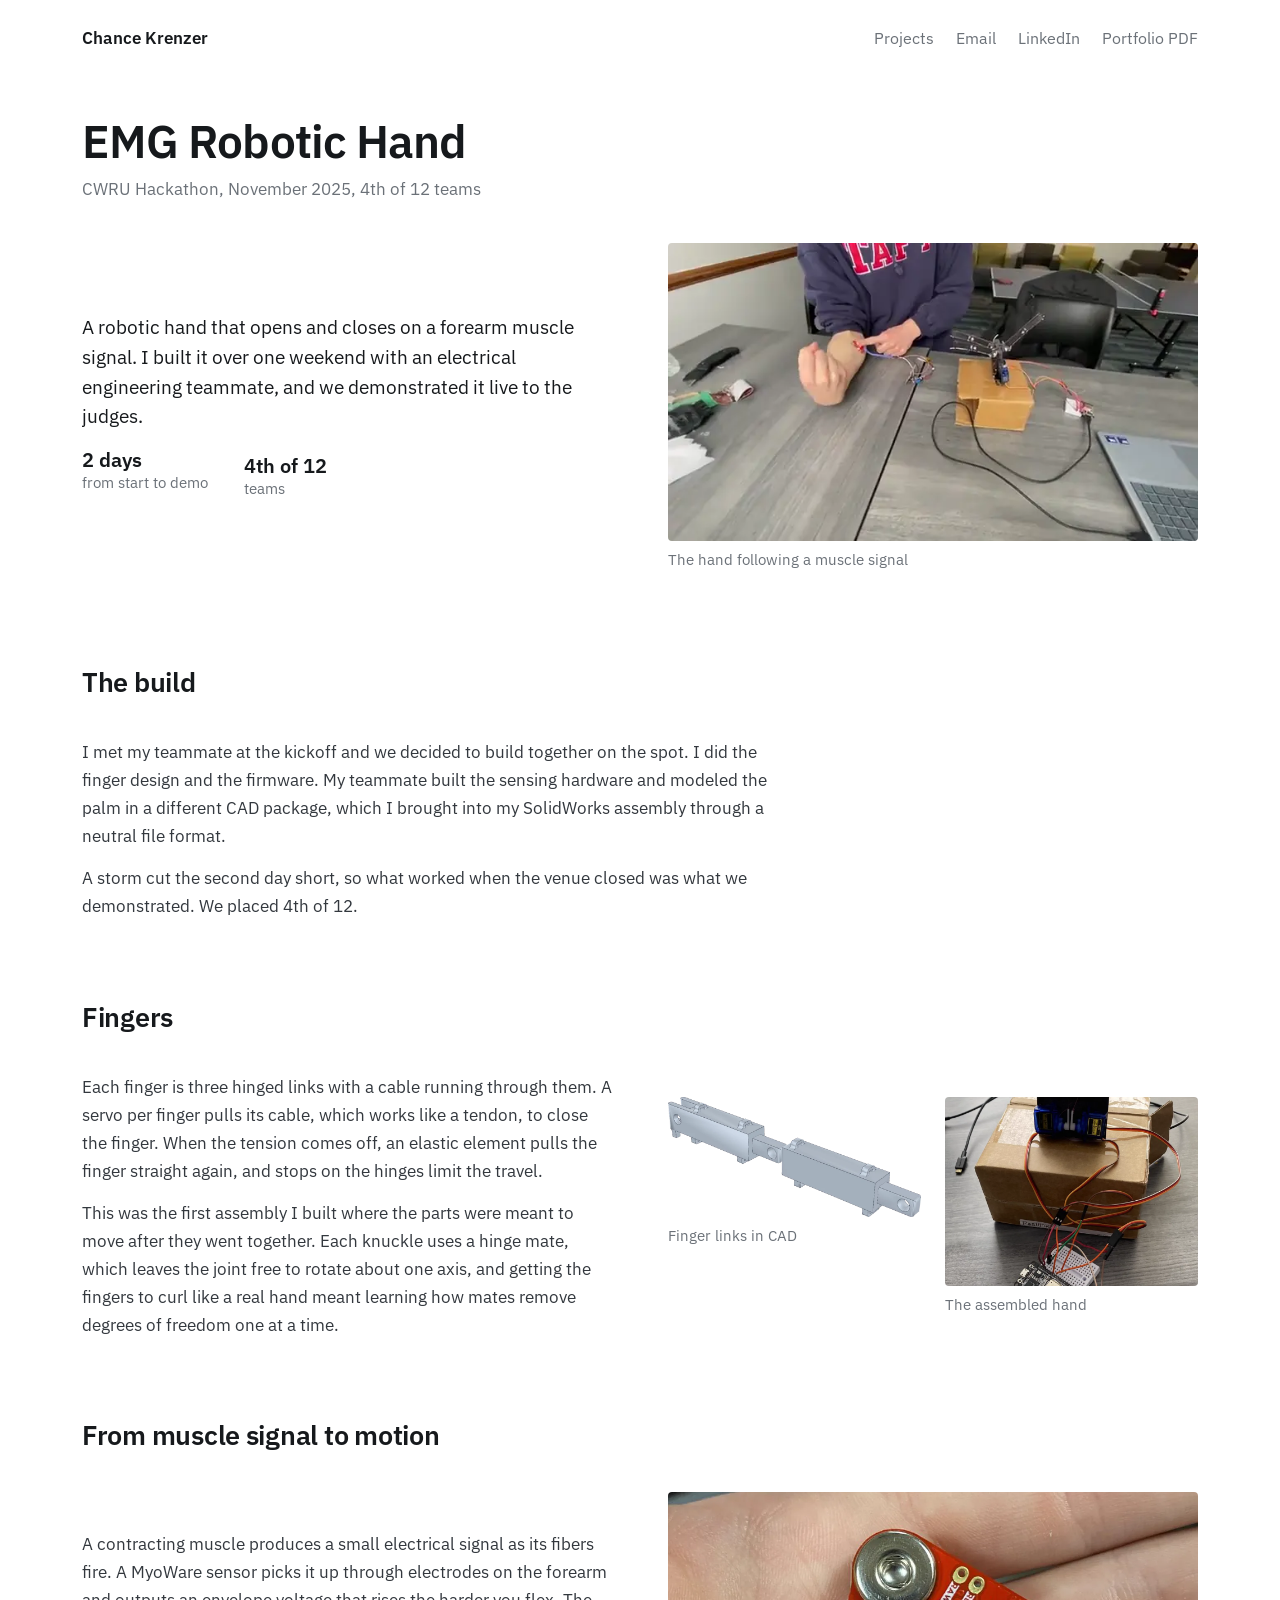
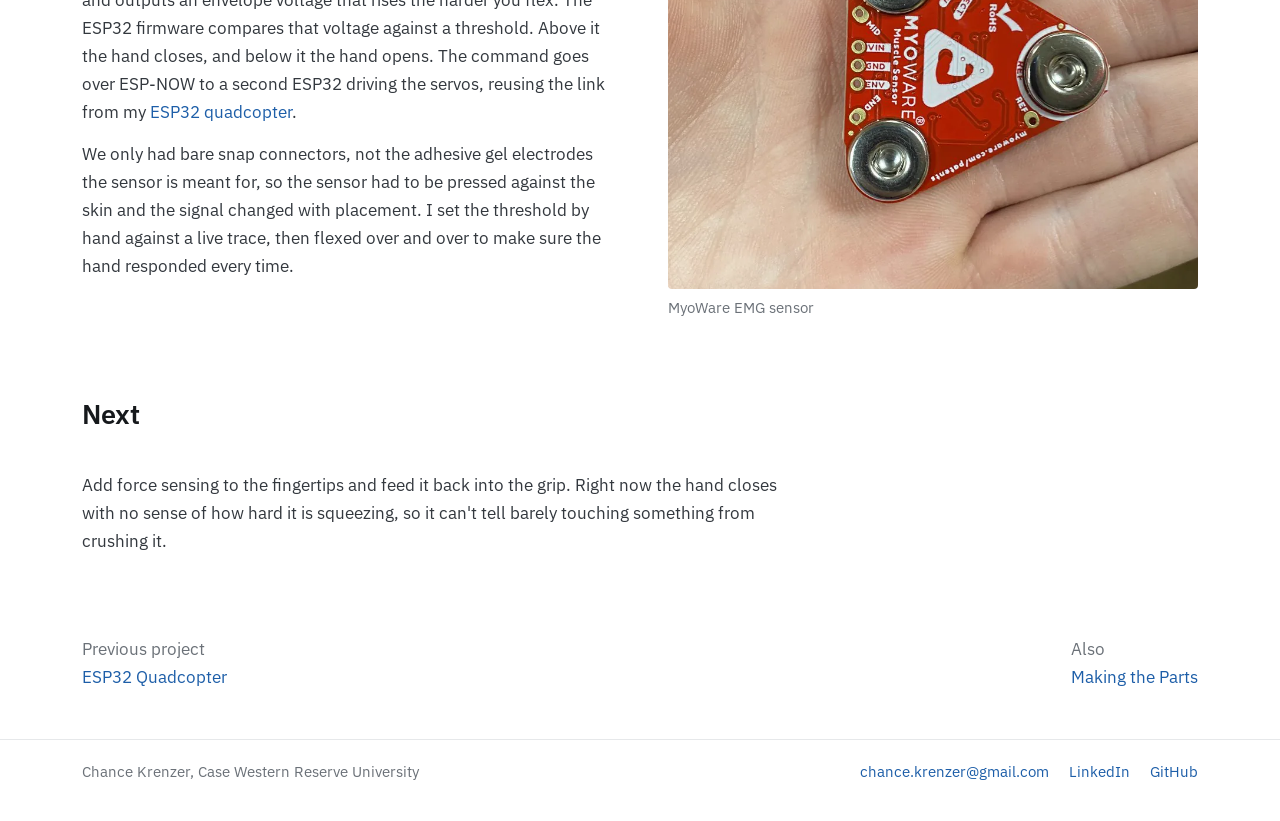
<file: public/emg-hand/index.html>
<!DOCTYPE html>
<html lang="en">
<head>
<meta charset="utf-8">
<meta name="viewport" content="width=device-width, initial-scale=1">
<title>EMG Robotic Hand | Chance Krenzer</title>
<meta name="description" content="A tendon driven robotic hand that opens and closes on a forearm muscle signal, built in two days at the CWRU hackathon, 4th of 12 teams.">
<link rel="canonical" href="https://chancekrenzer.com/emg-hand/">
<link rel="icon" type="image/png" sizes="64x64" href="../Assets/favicon-64.png">
<link rel="apple-touch-icon" sizes="180x180" href="../Assets/apple-touch-icon.png">
<meta property="og:type" content="article">
<meta property="og:site_name" content="Chance Krenzer">
<meta property="og:url" content="https://chancekrenzer.com/emg-hand/">
<meta property="og:title" content="EMG Robotic Hand | Chance Krenzer">
<meta property="og:description" content="A tendon driven robotic hand that opens and closes on a muscle signal. Built in two days, 4th of 12 teams.">
<meta property="og:image" content="https://chancekrenzer.com/Assets/og/emg-hand.jpg">
<meta property="og:image:width" content="1200">
<meta property="og:image:height" content="630">
<meta name="twitter:card" content="summary_large_image">
<link rel="preload" href="../Assets/fonts/ibm-plex-sans-latin.woff2" as="font" type="font/woff2" crossorigin>
<link rel="stylesheet" href="../styles.css">
</head>
<body>
<a class="skip" href="#main">Skip to content</a>

<header class="bar">
  <div class="wrap">
    <a class="bar-name" href="../index.html">Chance Krenzer</a>
    <nav aria-label="Main">
      <a href="../index.html">Projects</a>
      <a href="mailto:chance.krenzer@gmail.com">Email</a>
      <a href="https://www.linkedin.com/in/chance-krenzer">LinkedIn</a>
      <a href="../Chance-Krenzer-Portfolio.pdf">Portfolio PDF</a>
    </nav>
  </div>
</header>

<main id="main" class="wrap">

<section class="overview">
  <h1>EMG Robotic Hand</h1>
  <p class="meta">CWRU Hackathon, November 2025, 4th of 12 teams</p>
  <div class="row">
    <div>
      <p class="lede">A robotic hand that opens and closes on a forearm muscle signal. I built it over one weekend with an electrical engineering teammate, and we demonstrated it live to the judges.</p>
      <ul class="facts">
        <li><strong>2 days</strong>from start to demo</li>
        <li><strong>4th of 12</strong>teams</li>
      </ul>
    </div>
    <figure class="fig photo">
      <video src="../Assets/EMGHand/handdemo.mp4" poster="../Assets/EMGHand/handdemo-poster.webp" width="640" height="360"
             muted loop playsinline preload="none" controls aria-label="A person with a sensor on their forearm opens and closes their hand, and the robotic hand on the table opens and closes with it."></video>
      <figcaption>The hand following a muscle signal</figcaption>
    </figure>
  </div>
</section>

<section class="part" id="build">
  <h2>The build</h2>
  <div class="row wide">
    <div class="prose">
      <p>I met my teammate at the kickoff and we decided to build together on the spot. I did the finger design and the firmware. My teammate built the sensing hardware and modeled the palm in a different CAD package, which I brought into my SolidWorks assembly through a neutral file format.</p>
      <p>A storm cut the second day short, so what worked when the venue closed was what we demonstrated. We placed 4th of 12.</p>
    </div>
  </div>
</section>

<section class="part" id="fingers">
  <h2>Fingers</h2>
  <div class="row">
    <div class="prose">
      <p>Each finger is three hinged links with a cable running through them. A servo per finger pulls its cable, which works like a tendon, to close the finger. When the tension comes off, an elastic element pulls the finger straight again, and stops on the hinges limit the travel.</p>
      <p>This was the first assembly I built where the parts were meant to move after they went together. Each knuckle uses a hinge mate, which leaves the joint free to rotate about one axis, and getting the fingers to curl like a real hand meant learning how mates remove degrees of freedom one at a time.</p>
    </div>
    <div class="figs">
      <figure class="fig cutout">
        <a href="../Assets/EMGHand/fingercad.webp"><img src="../Assets/Cutouts/finger.webp" width="900" height="428" loading="lazy" decoding="async"
          alt="Render of two grey finger links from the CAD, with bosses for the hinge pins and a channel for the tendon cable."></a>
        <figcaption>Finger links in CAD</figcaption>
      </figure>
      <figure class="fig photo crop">
        <a href="../Assets/EMGHand/full.webp"><img src="../Assets/EMGHand/full.webp" width="900" height="1600" loading="lazy" decoding="async"
          alt="The robotic hand's black printed fingers and servos mounted on a cardboard box, wired to an ESP32 on a breadboard."></a>
        <figcaption>The assembled hand</figcaption>
      </figure>
    </div>
  </div>
</section>

<section class="part" id="signal">
  <h2>From muscle signal to motion</h2>
  <div class="row">
    <div class="prose">
      <p>A contracting muscle produces a small electrical signal as its fibers fire. A MyoWare sensor picks it up through electrodes on the forearm and outputs an envelope voltage that rises the harder you flex. The ESP32 firmware compares that voltage against a threshold. Above it the hand closes, and below it the hand opens. The command goes over ESP-NOW to a second ESP32 driving the servos, reusing the link from my <a href="../esp32-quadcopter/index.html">ESP32 quadcopter</a>.</p>
      <p>We only had bare snap connectors, not the adhesive gel electrodes the sensor is meant for, so the sensor had to be pressed against the skin and the signal changed with placement. I set the threshold by hand against a live trace, then flexed over and over to make sure the hand responded every time.</p>
    </div>
    <figure class="fig photo crop">
      <a href="../Assets/EMGHand/sensor.webp"><img src="../Assets/EMGHand/sensor.webp" width="900" height="1600" loading="lazy" decoding="async"
        alt="A red triangular MyoWare muscle sensor with three snap connectors, held in an open palm."></a>
      <figcaption>MyoWare EMG sensor</figcaption>
    </figure>
  </div>
</section>

<section class="part" id="next">
  <h2>Next</h2>
  <div class="row wide">
    <p class="prose">Add force sensing to the fingertips and feed it back into the grip. Right now the hand closes with no sense of how hard it is squeezing, so it can't tell barely touching something from crushing it.</p>
  </div>
</section>

<nav class="pager" aria-label="More projects">
  <p><span class="muted">Previous project</span><br><a href="../esp32-quadcopter/index.html">ESP32 Quadcopter</a></p>
  <p><span class="muted">Also</span><br><a href="../shop/index.html">Making the Parts</a></p>
</nav>

</main>

<footer class="foot">
  <div class="wrap">
    <span>Chance Krenzer, Case Western Reserve University</span>
    <nav aria-label="Contact">
      <a href="mailto:chance.krenzer@gmail.com">chance.krenzer@gmail.com</a>
      <a href="https://www.linkedin.com/in/chance-krenzer">LinkedIn</a>
      <a href="https://github.com/ChanceKrenzer">GitHub</a>
    </nav>
  </div>
</footer>

<script src="../media.js" defer></script>
</body>
</html>
</file>
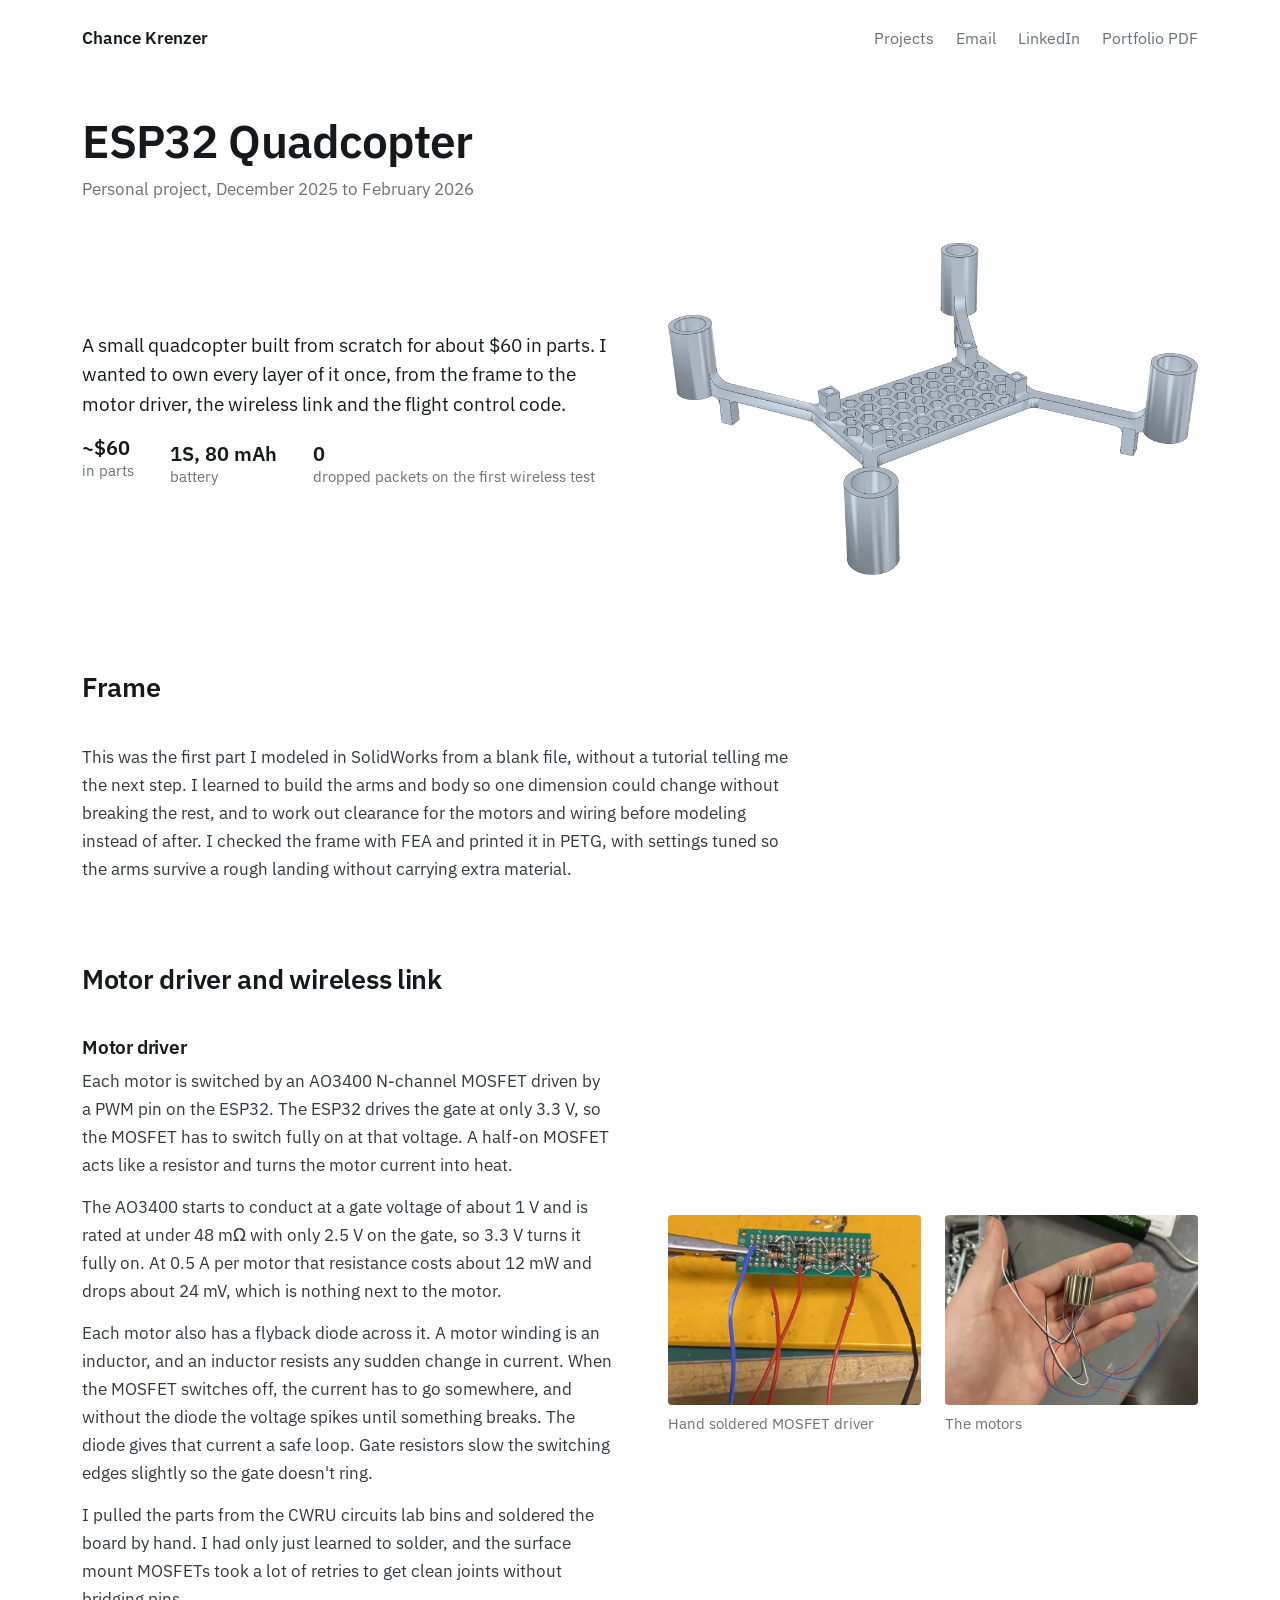
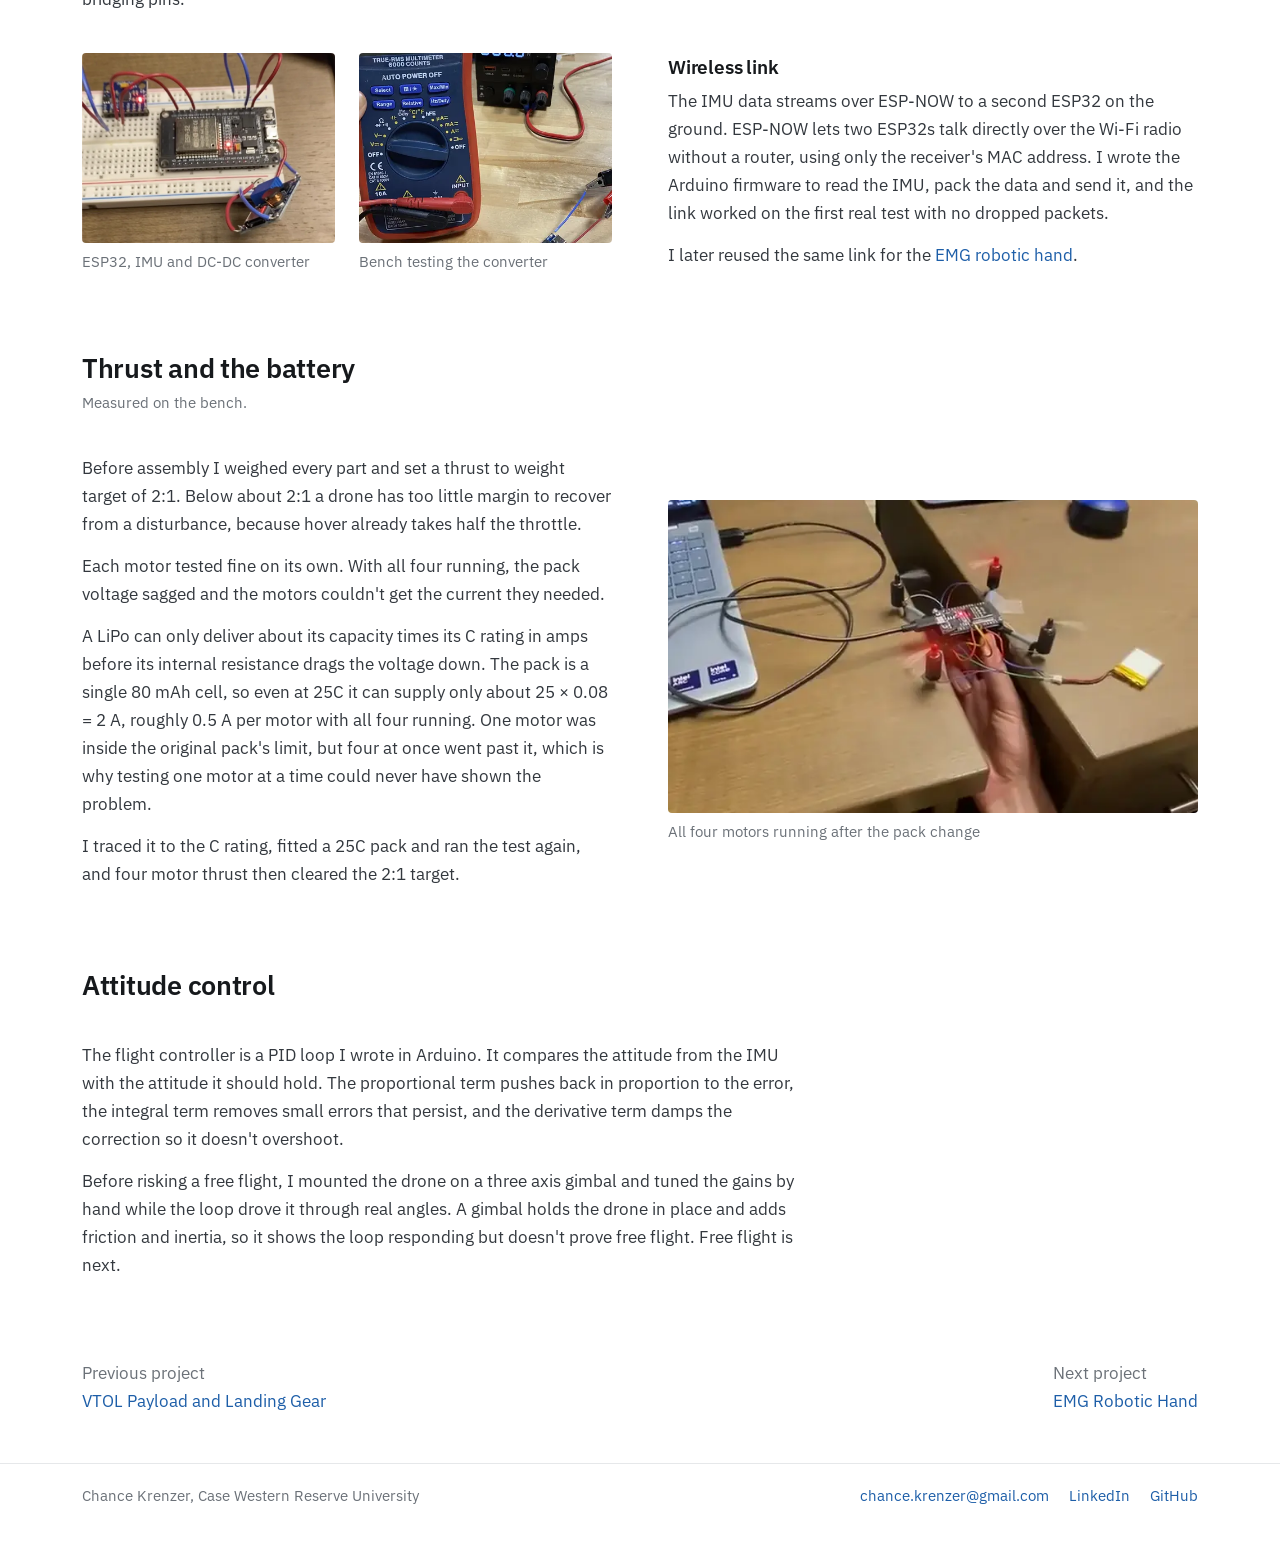
<file: public/esp32-quadcopter/index.html>
<!DOCTYPE html>
<html lang="en">
<head>
<meta charset="utf-8">
<meta name="viewport" content="width=device-width, initial-scale=1">
<title>ESP32 Quadcopter | Chance Krenzer</title>
<meta name="description" content="A quadcopter built from scratch for about $60 in parts, with a hand soldered MOSFET motor driver, an ESP-NOW wireless link and a hand tuned PID attitude loop.">
<link rel="canonical" href="https://chancekrenzer.com/esp32-quadcopter/">
<link rel="icon" type="image/png" sizes="64x64" href="../Assets/favicon-64.png">
<link rel="apple-touch-icon" sizes="180x180" href="../Assets/apple-touch-icon.png">
<meta property="og:type" content="article">
<meta property="og:site_name" content="Chance Krenzer">
<meta property="og:url" content="https://chancekrenzer.com/esp32-quadcopter/">
<meta property="og:title" content="ESP32 Quadcopter | Chance Krenzer">
<meta property="og:description" content="A quadcopter built from scratch for about $60 in parts, from the frame to the flight software.">
<meta property="og:image" content="https://chancekrenzer.com/Assets/og/esp32-quadcopter.jpg">
<meta property="og:image:width" content="1200">
<meta property="og:image:height" content="630">
<meta name="twitter:card" content="summary_large_image">
<link rel="preload" href="../Assets/fonts/ibm-plex-sans-latin.woff2" as="font" type="font/woff2" crossorigin>
<link rel="stylesheet" href="../styles.css">
</head>
<body>
<a class="skip" href="#main">Skip to content</a>

<header class="bar">
  <div class="wrap">
    <a class="bar-name" href="../index.html">Chance Krenzer</a>
    <nav aria-label="Main">
      <a href="../index.html">Projects</a>
      <a href="mailto:chance.krenzer@gmail.com">Email</a>
      <a href="https://www.linkedin.com/in/chance-krenzer">LinkedIn</a>
      <a href="../Chance-Krenzer-Portfolio.pdf">Portfolio PDF</a>
    </nav>
  </div>
</header>

<main id="main" class="wrap">

<section class="overview">
  <h1>ESP32 Quadcopter</h1>
  <p class="meta">Personal project, December 2025 to February 2026</p>
  <div class="row">
    <div>
      <p class="lede">A small quadcopter built from scratch for about $60 in parts. I wanted to own every layer of it once, from the frame to the motor driver, the wireless link and the flight control code.</p>
      <ul class="facts">
        <li><strong>~$60</strong>in parts</li>
        <li><strong>1S, 80 mAh</strong>battery</li>
        <li><strong>0</strong>dropped packets on the first wireless test</li>
      </ul>
    </div>
    <figure class="fig cutout">
      <img src="../Assets/Cutouts/esp32-frame.webp" width="900" height="564"
        alt="Render of the printed quadcopter frame from the CAD: a perforated center plate, four thin arms and a round motor mount at each corner.">
    </figure>
  </div>
</section>

<section class="part" id="frame">
  <h2>Frame</h2>
  <div class="row wide">
    <p class="prose">This was the first part I modeled in SolidWorks from a blank file, without a tutorial telling me the next step. I learned to build the arms and body so one dimension could change without breaking the rest, and to work out clearance for the motors and wiring before modeling instead of after. I checked the frame with FEA and printed it in PETG, with settings tuned so the arms survive a rough landing without carrying extra material.</p>
  </div>
</section>

<section class="part" id="electronics">
  <h2>Motor driver and wireless link</h2>

  <div class="row">
    <div class="prose">
      <h3>Motor driver</h3>
      <p>Each motor is switched by an AO3400 N-channel MOSFET driven by a PWM pin on the ESP32. The ESP32 drives the gate at only 3.3 V, so the MOSFET has to switch fully on at that voltage. A half-on MOSFET acts like a resistor and turns the motor current into heat.</p>
      <p>The AO3400 starts to conduct at a gate voltage of about 1 V and is rated at under 48 mΩ with only 2.5 V on the gate, so 3.3 V turns it fully on. At 0.5 A per motor that resistance costs about 12 mW and drops about 24 mV, which is nothing next to the motor.</p>
      <p>Each motor also has a flyback diode across it. A motor winding is an inductor, and an inductor resists any sudden change in current. When the MOSFET switches off, the current has to go somewhere, and without the diode the voltage spikes until something breaks. The diode gives that current a safe loop. Gate resistors slow the switching edges slightly so the gate doesn't ring.</p>
      <p>I pulled the parts from the CWRU circuits lab bins and soldered the board by hand. I had only just learned to solder, and the surface mount MOSFETs took a lot of retries to get clean joints without bridging pins.</p>
    </div>
    <div class="figs">
      <figure class="fig photo crop">
        <a href="../Assets/ESP32Drone/motor_driver_circuit.webp"><img src="../Assets/ESP32Drone/motor_driver_circuit.webp" width="734" height="614" loading="lazy" decoding="async"
          alt="A small green perfboard with hand-soldered MOSFETs, diodes and resistors, with red and blue wires running off it."></a>
        <figcaption>Hand soldered MOSFET driver</figcaption>
      </figure>
      <figure class="fig photo crop">
        <a href="../Assets/Gallery/PHOTO8-1600.webp"><img src="../Assets/Gallery/PHOTO8-800.webp" width="600" height="800" loading="lazy" decoding="async"
          alt="Two tiny brushed coreless motors with thin red, blue and white leads resting in an open palm."></a>
        <figcaption>The motors</figcaption>
      </figure>
    </div>
  </div>

  <div class="row flip">
    <div class="prose">
      <h3>Wireless link</h3>
      <p>The IMU data streams over ESP-NOW to a second ESP32 on the ground. ESP-NOW lets two ESP32s talk directly over the Wi-Fi radio without a router, using only the receiver's MAC address. I wrote the Arduino firmware to read the IMU, pack the data and send it, and the link worked on the first real test with no dropped packets.</p>
      <p>I later reused the same link for the <a href="../emg-hand/index.html">EMG robotic hand</a>.</p>
    </div>
    <div class="figs">
      <figure class="fig photo crop">
        <a href="../Assets/ESP32Drone/gyro_accel_circuit.webp"><img src="../Assets/Cards/esp32.webp" width="900" height="676" loading="lazy" decoding="async"
          alt="An ESP32 development board on a breadboard, wired to an IMU breakout and a small adjustable DC-DC converter."></a>
        <figcaption>ESP32, IMU and DC-DC converter</figcaption>
      </figure>
      <figure class="fig photo crop">
        <a href="../Assets/Gallery/PHOTO7-1600.webp"><img src="../Assets/Gallery/PHOTO7-800.webp" width="450" height="800" loading="lazy" decoding="async"
          alt="A multimeter and a bench power supply reading about 3.7 volts, clipped to a small blue buck converter board."></a>
        <figcaption>Bench testing the converter</figcaption>
      </figure>
    </div>
  </div>
</section>

<section class="part" id="testing">
  <h2>Thrust and the battery</h2>
  <p class="note">Measured on the bench.</p>
  <div class="row">
    <div class="prose">
      <p>Before assembly I weighed every part and set a thrust to weight target of 2:1. Below about 2:1 a drone has too little margin to recover from a disturbance, because hover already takes half the throttle.</p>
      <p>Each motor tested fine on its own. With all four running, the pack voltage sagged and the motors couldn't get the current they needed.</p>
      <p>A LiPo can only deliver about its capacity times its C rating in amps before its internal resistance drags the voltage down. The pack is a single 80 mAh cell, so even at 25C it can supply only about 25 × 0.08 = 2 A, roughly 0.5 A per motor with all four running. One motor was inside the original pack's limit, but four at once went past it, which is why testing one motor at a time could never have shown the problem.</p>
      <p>I traced it to the C rating, fitted a 25C pack and ran the test again, and four motor thrust then cleared the 2:1 target.</p>
    </div>
    <figure class="fig photo">
      <video src="../Assets/ESP32Drone/propspin_mid.mp4" poster="../Assets/ESP32Drone/propspin_mid-poster.webp" width="640" height="378"
             muted loop playsinline preload="none" controls aria-label="The small quadcopter held on a desk with all four propellers spinning."></video>
      <figcaption>All four motors running after the pack change</figcaption>
    </figure>
  </div>
</section>

<section class="part" id="control">
  <h2>Attitude control</h2>
  <div class="row wide">
    <div class="prose">
      <p>The flight controller is a PID loop I wrote in Arduino. It compares the attitude from the IMU with the attitude it should hold. The proportional term pushes back in proportion to the error, the integral term removes small errors that persist, and the derivative term damps the correction so it doesn't overshoot.</p>
      <p>Before risking a free flight, I mounted the drone on a three axis gimbal and tuned the gains by hand while the loop drove it through real angles. A gimbal holds the drone in place and adds friction and inertia, so it shows the loop responding but doesn't prove free flight. Free flight is next.</p>
    </div>
  </div>
</section>

<nav class="pager" aria-label="More projects">
  <p><span class="muted">Previous project</span><br><a href="../vtol/index.html">VTOL Payload and Landing Gear</a></p>
  <p><span class="muted">Next project</span><br><a href="../emg-hand/index.html">EMG Robotic Hand</a></p>
</nav>

</main>

<footer class="foot">
  <div class="wrap">
    <span>Chance Krenzer, Case Western Reserve University</span>
    <nav aria-label="Contact">
      <a href="mailto:chance.krenzer@gmail.com">chance.krenzer@gmail.com</a>
      <a href="https://www.linkedin.com/in/chance-krenzer">LinkedIn</a>
      <a href="https://github.com/ChanceKrenzer">GitHub</a>
    </nav>
  </div>
</footer>

<script src="../media.js" defer></script>
</body>
</html>
</file>
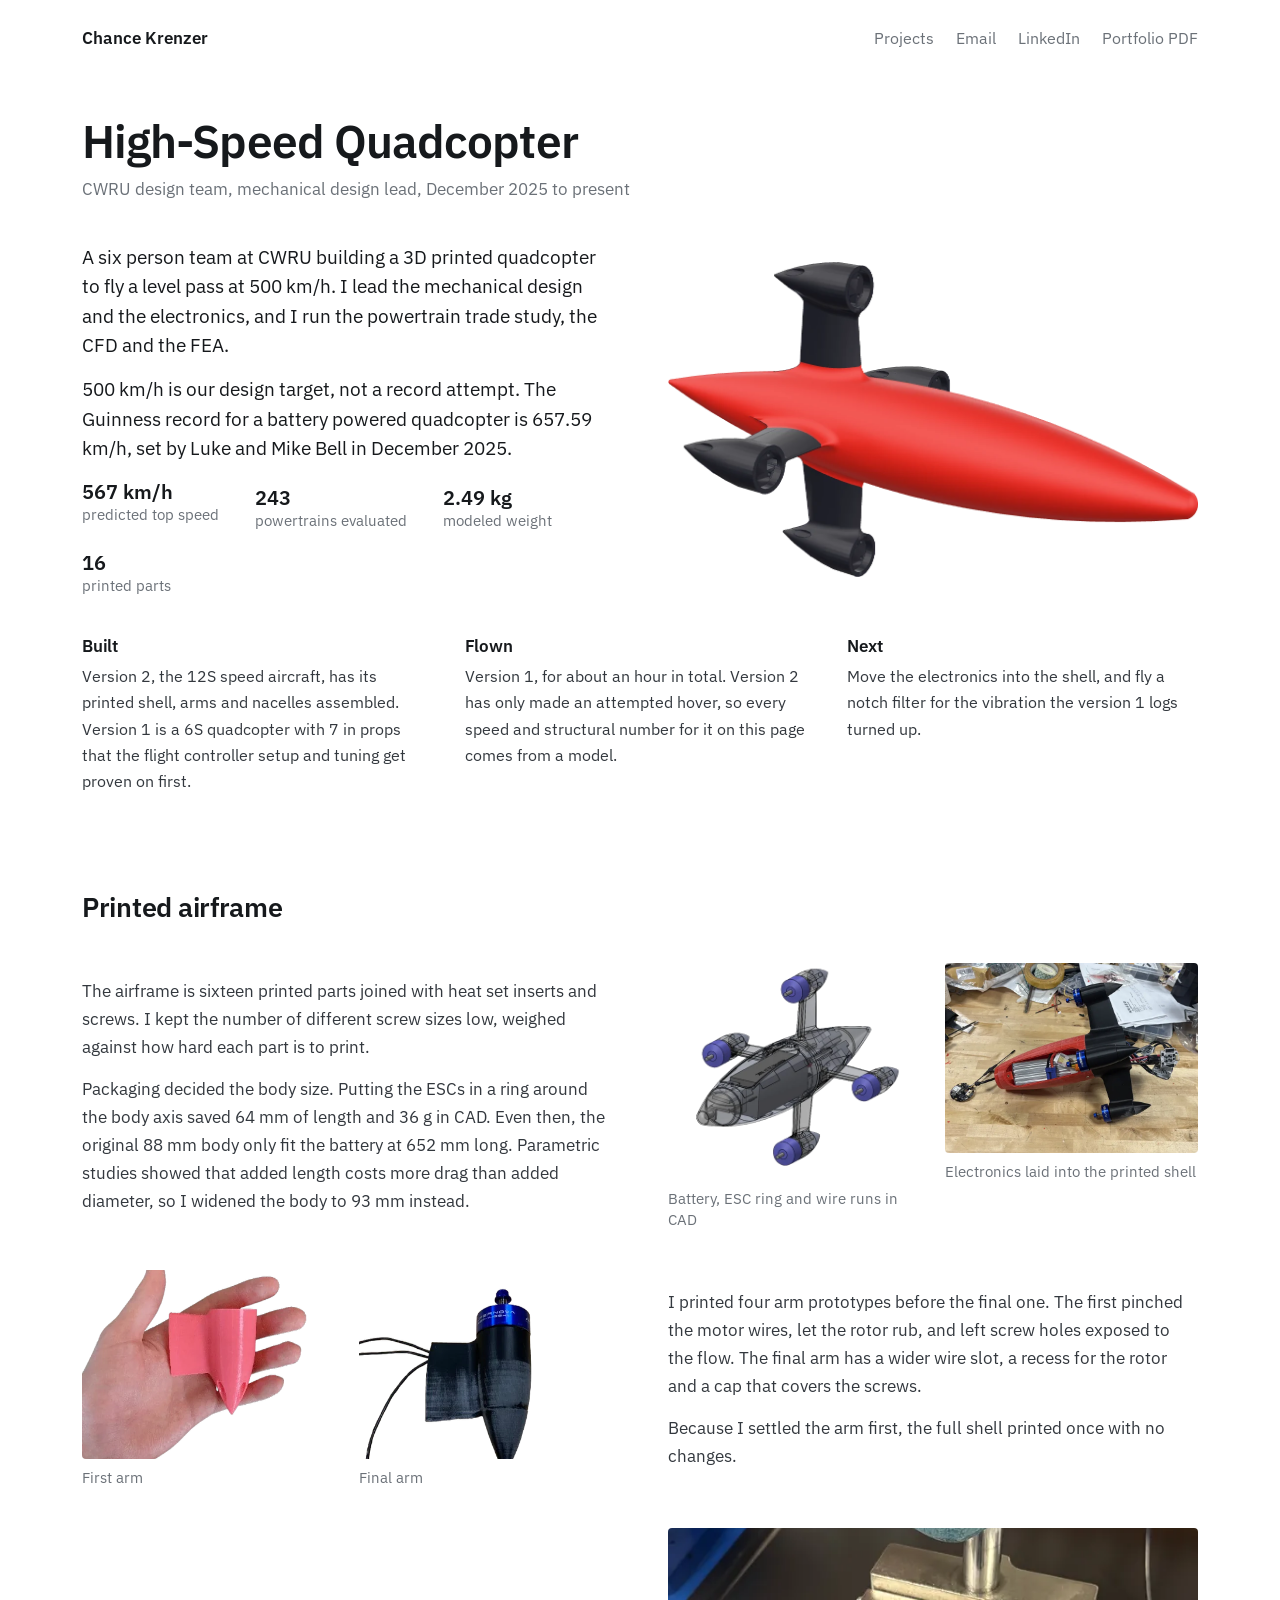
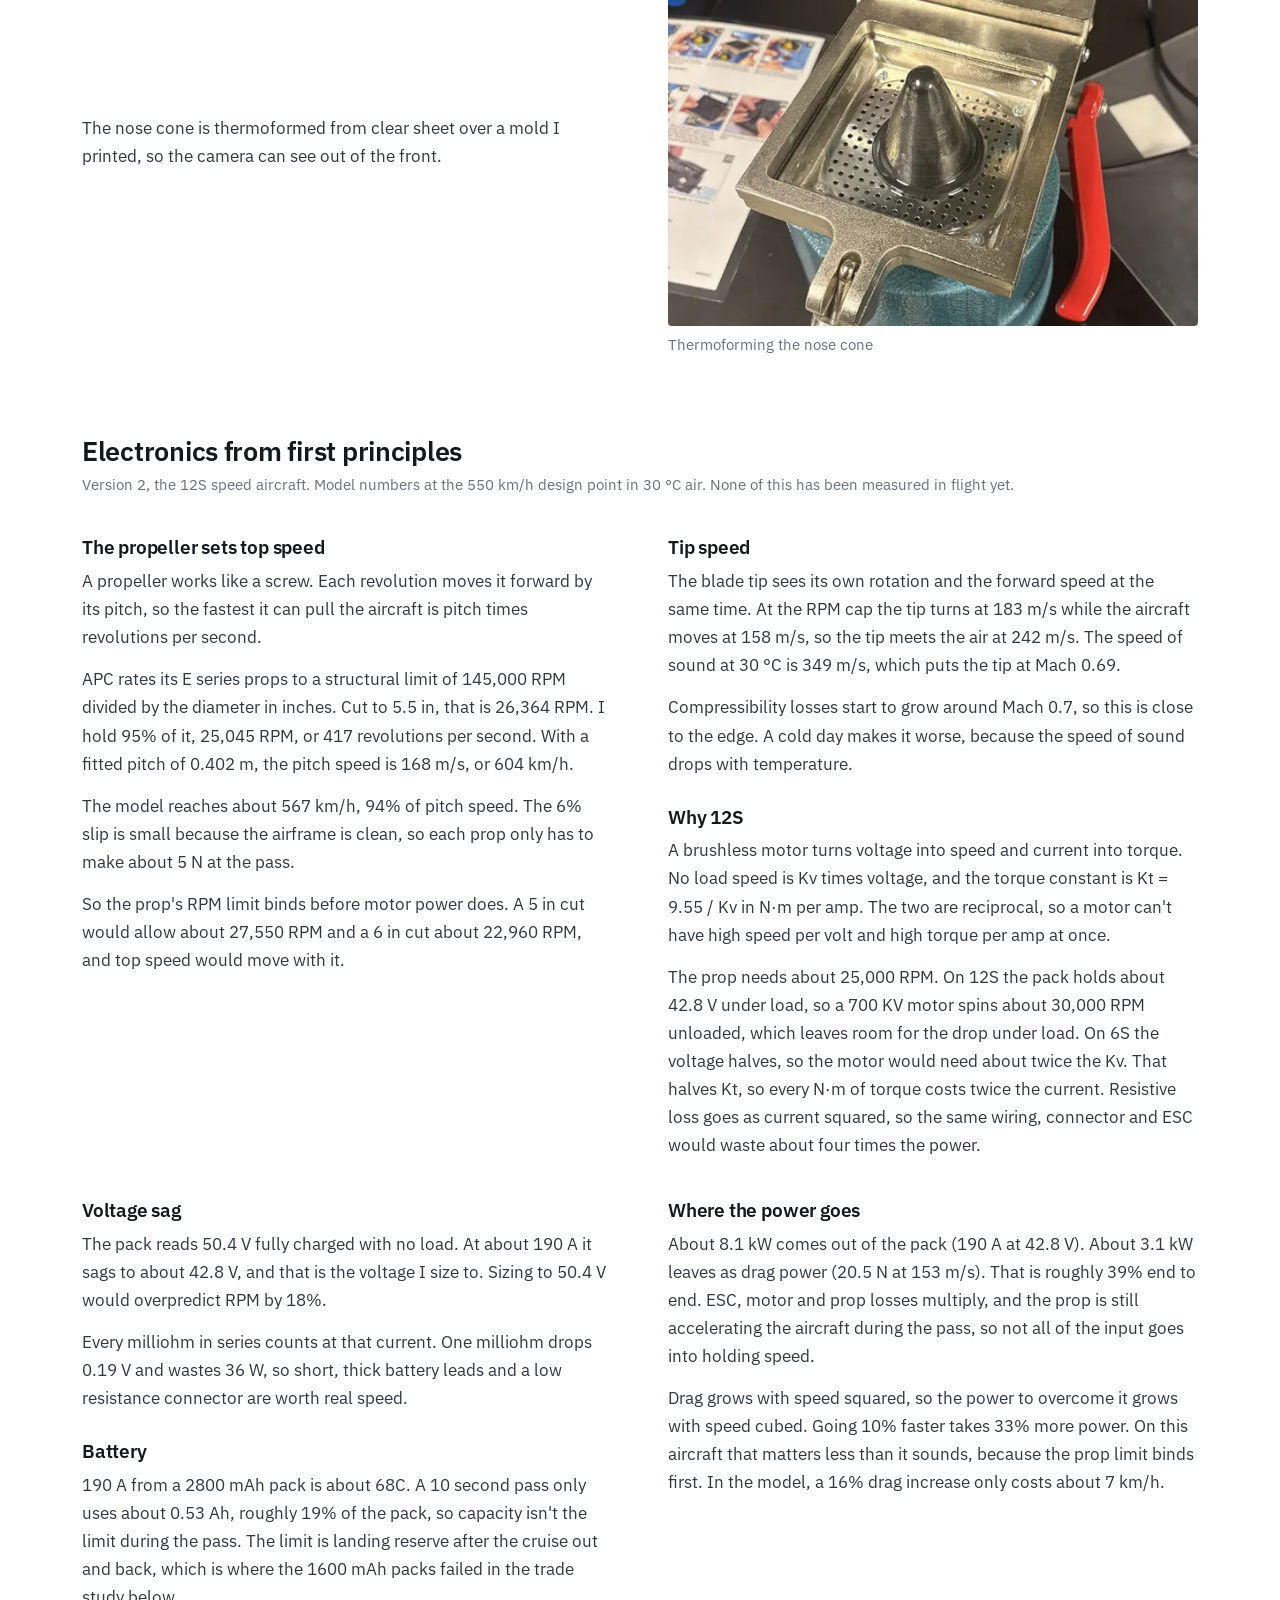
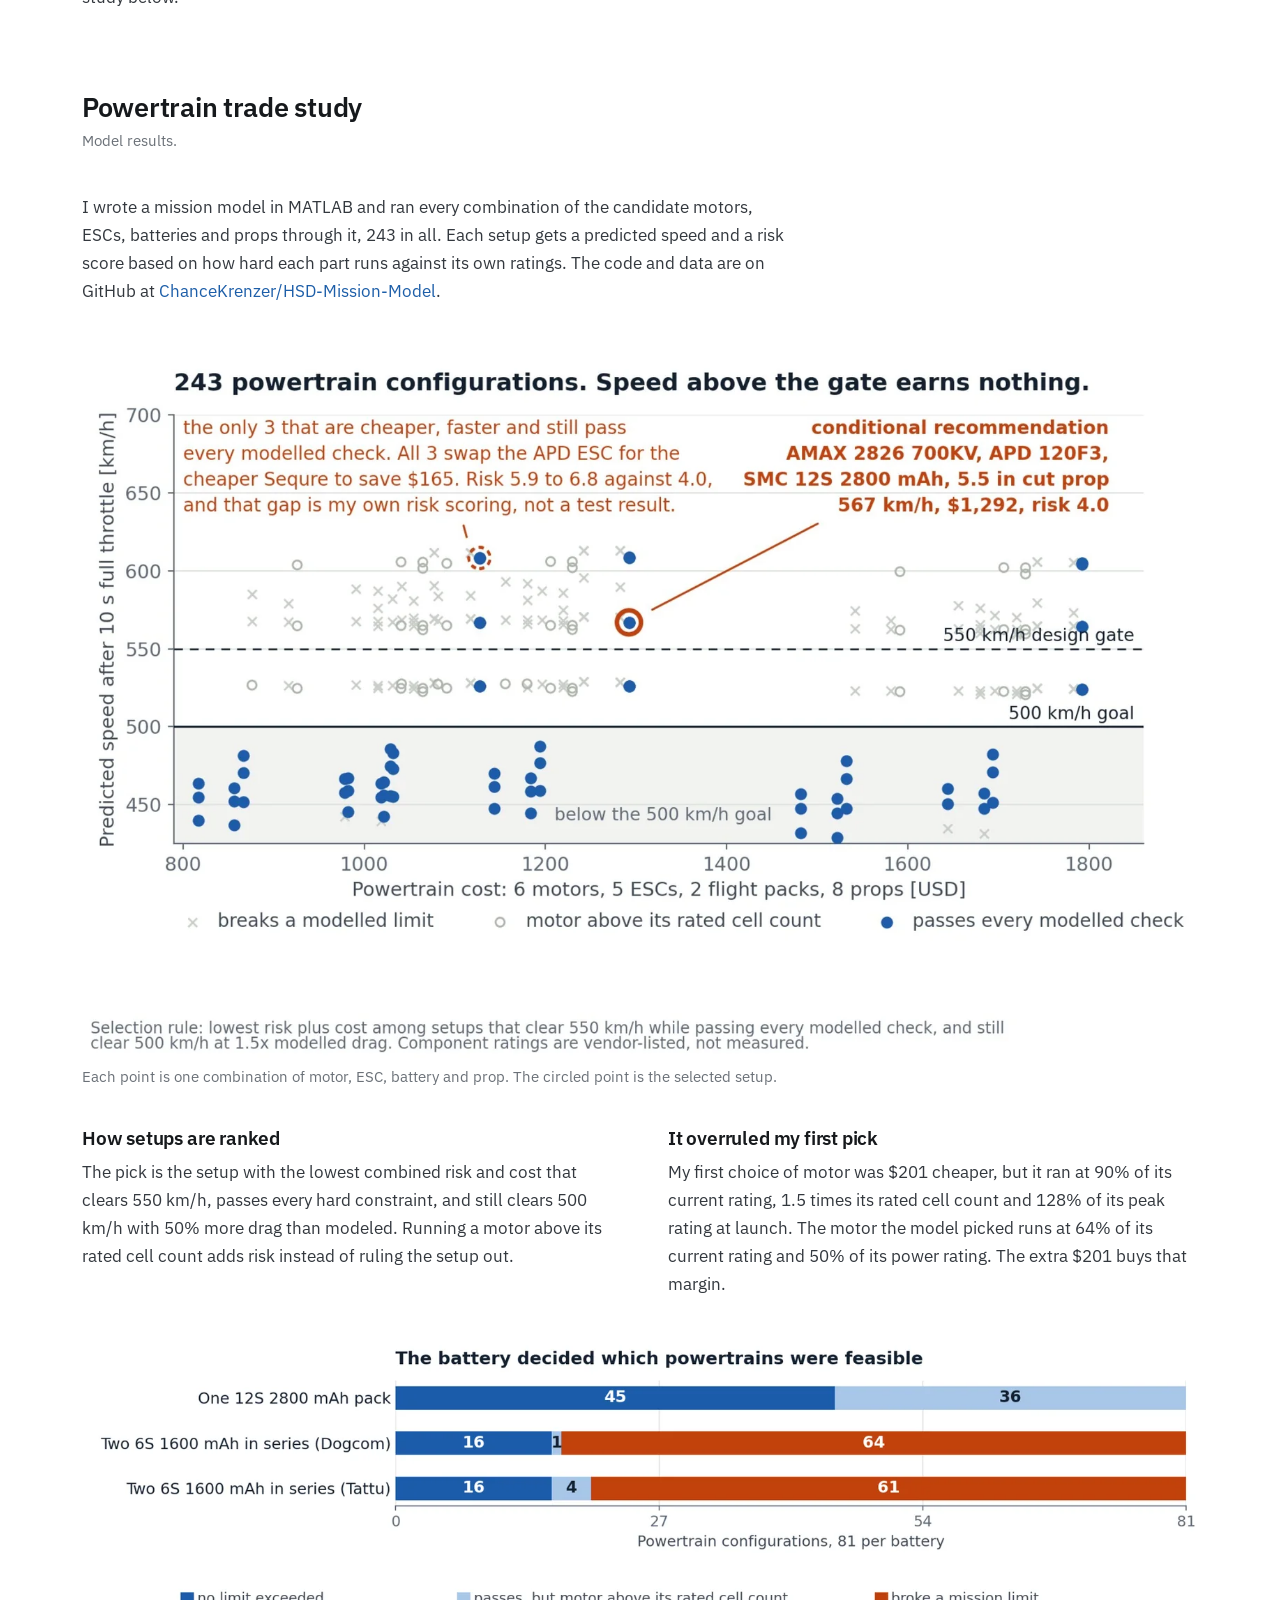
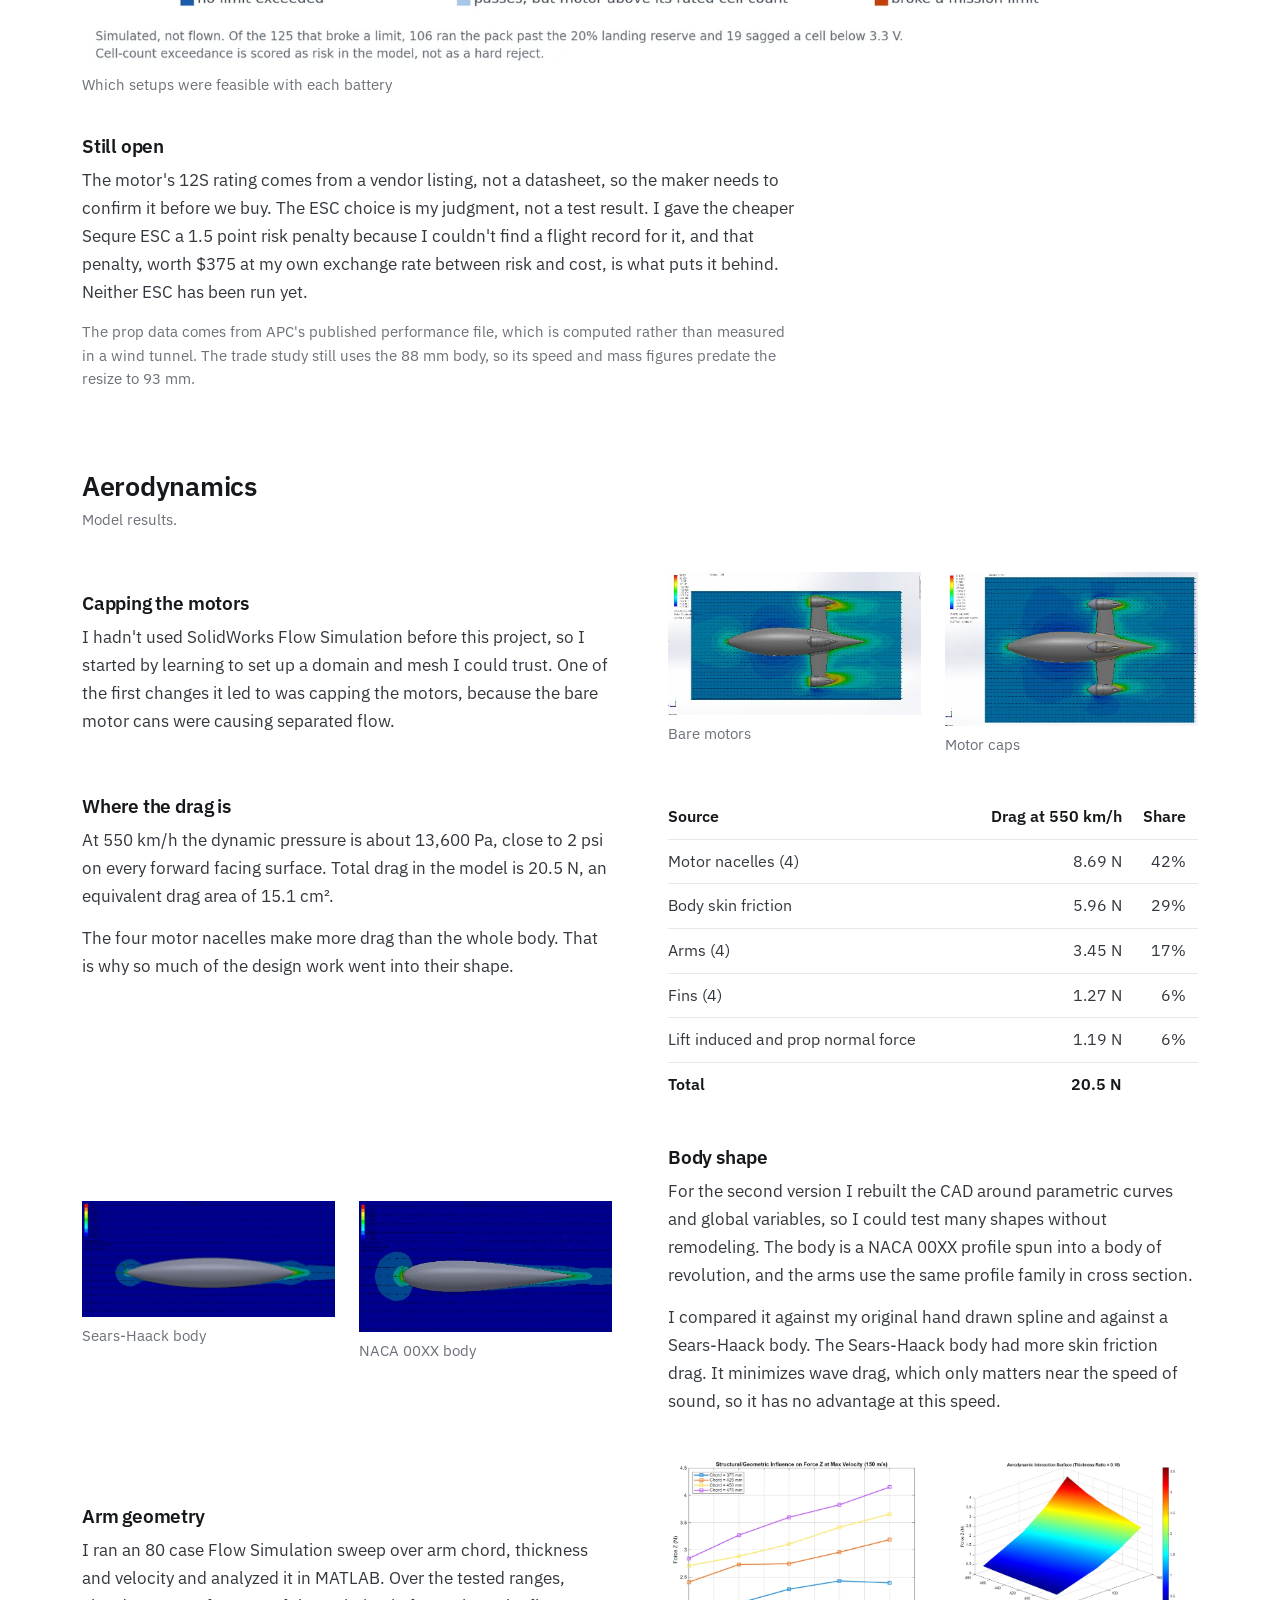
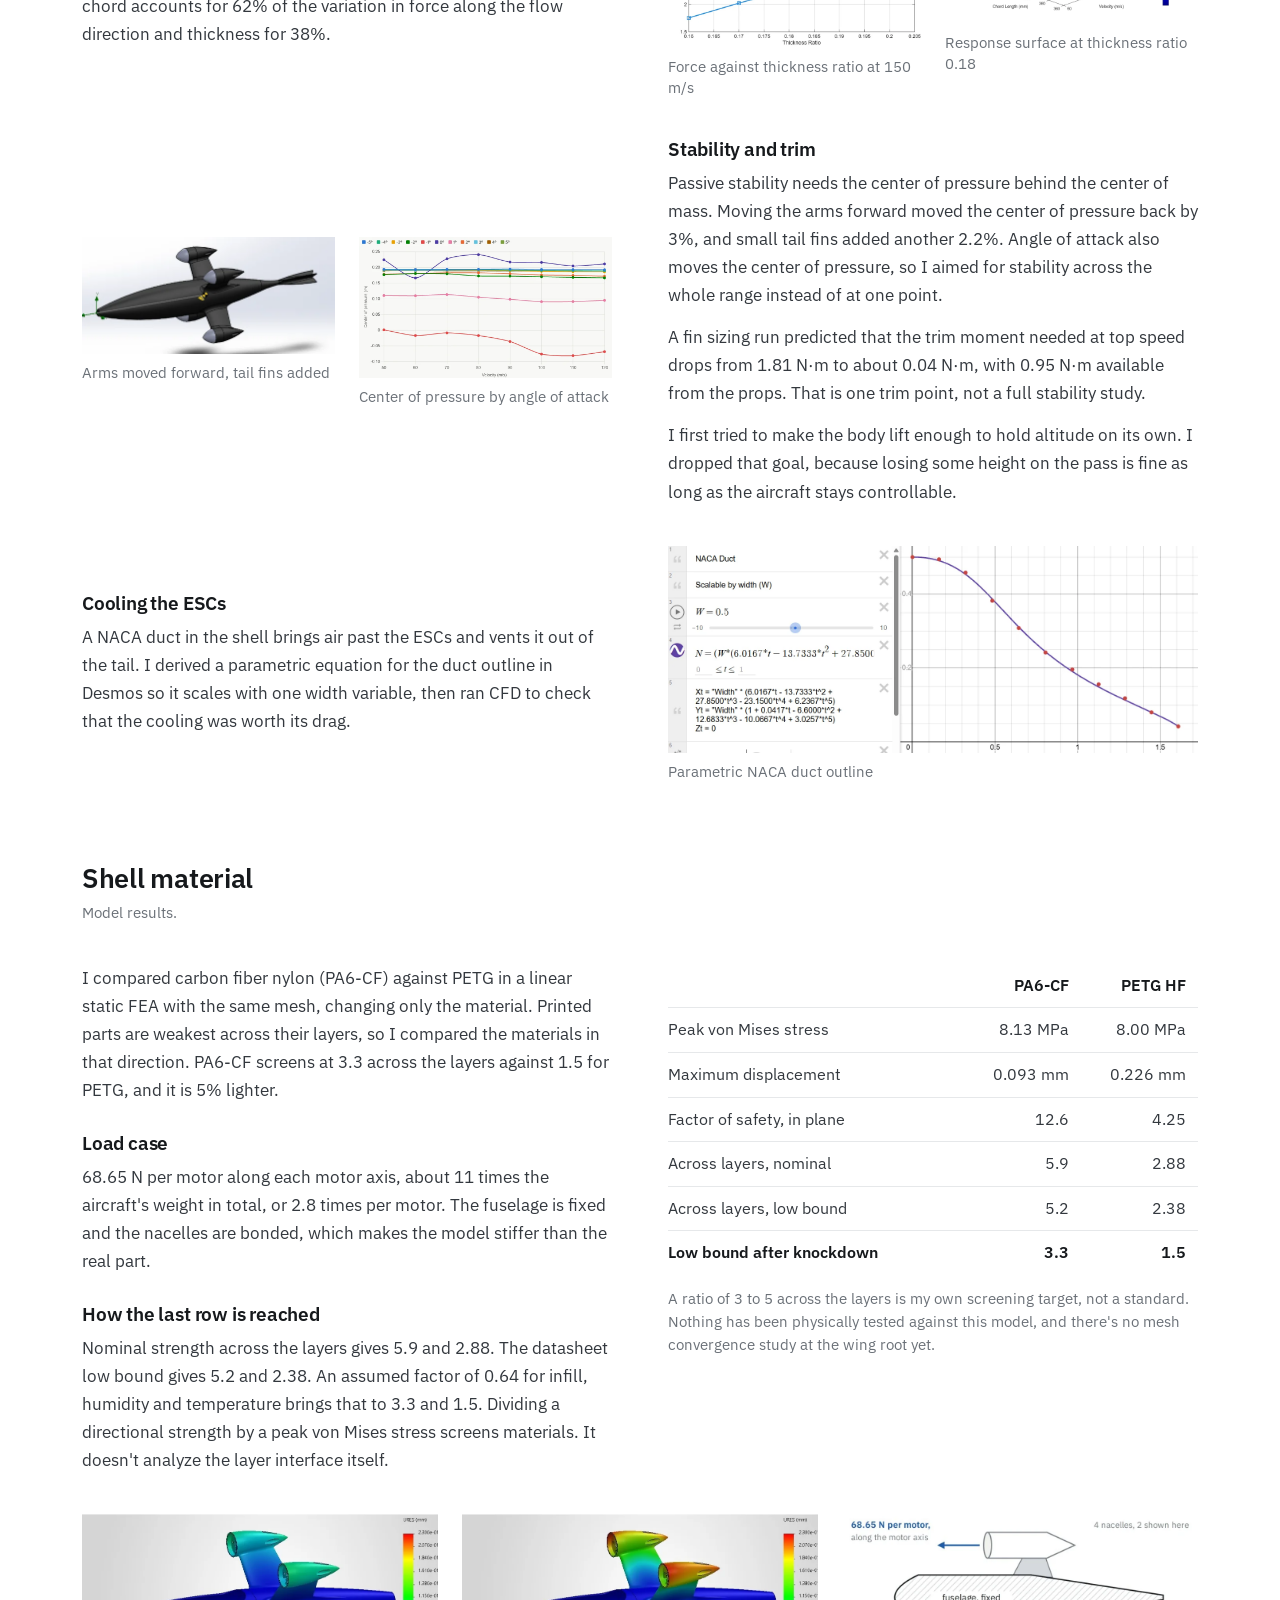
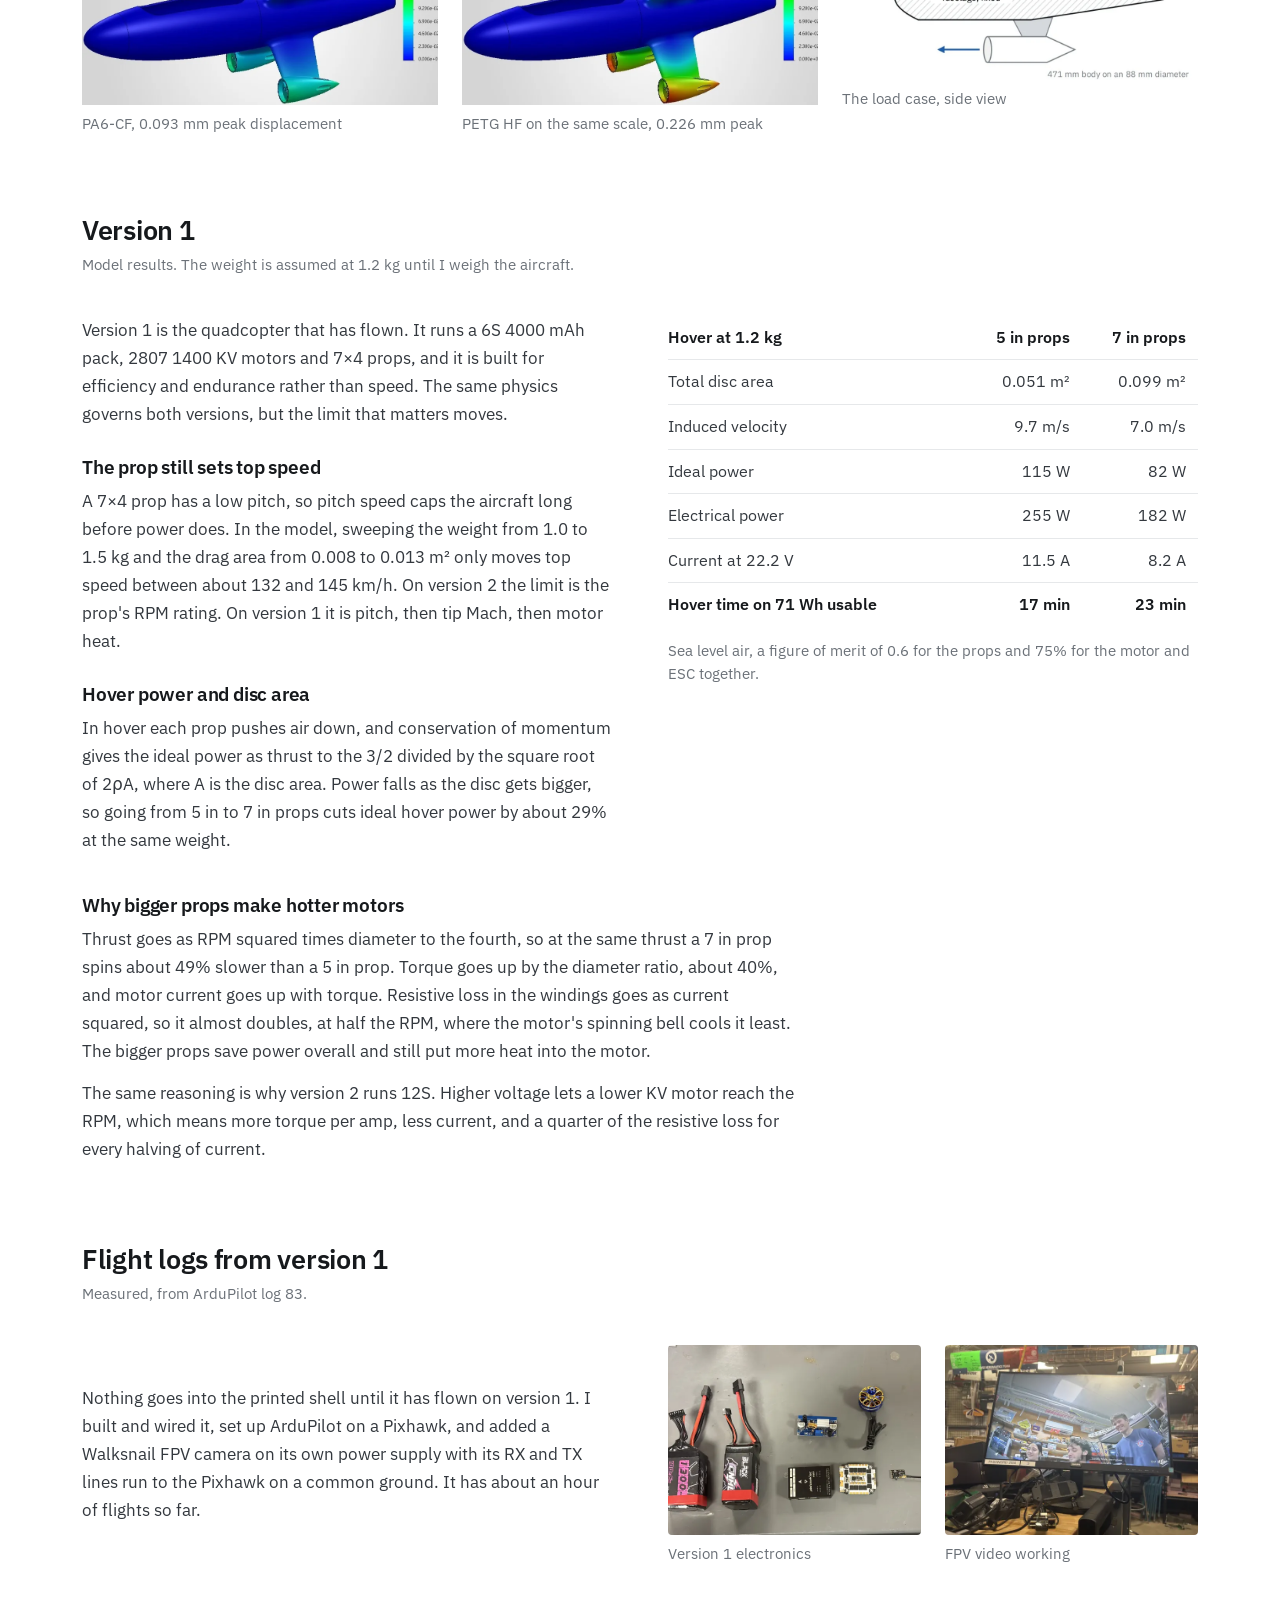
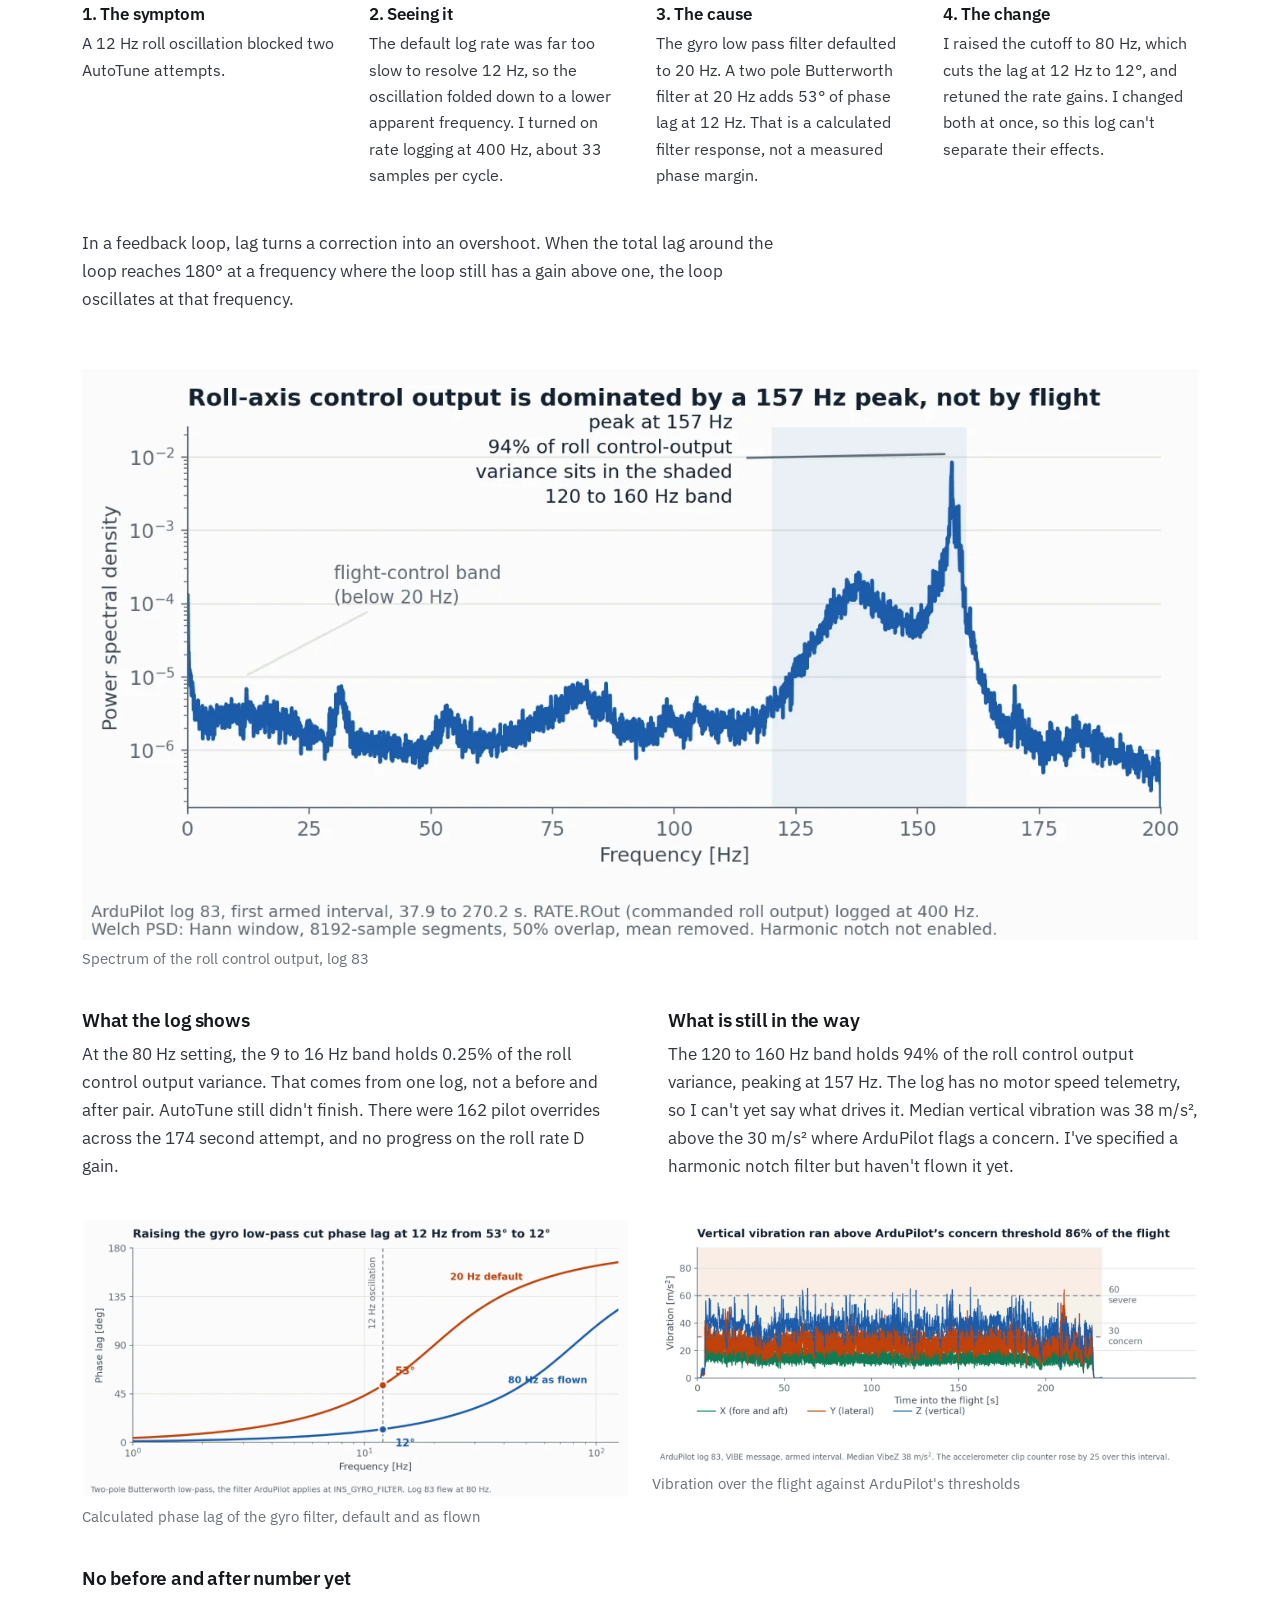
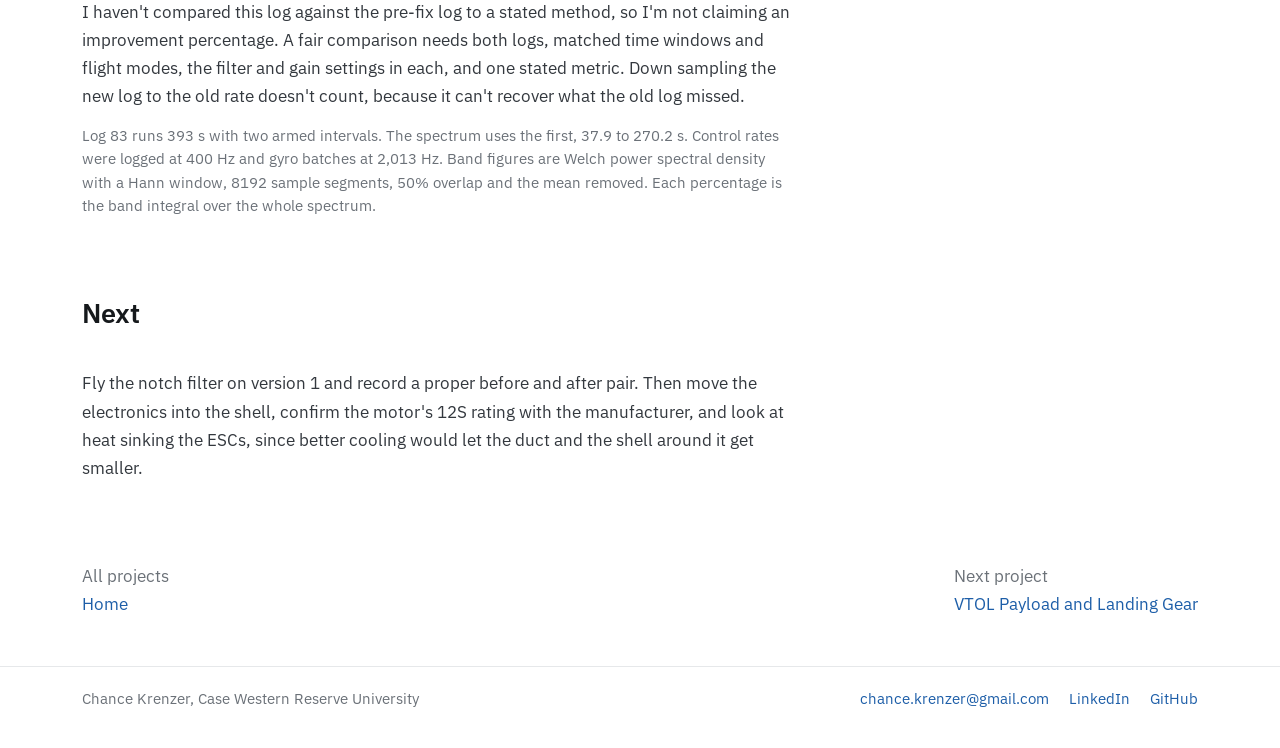
<file: public/quadcopter/index.html>
<!DOCTYPE html>
<html lang="en">
<head>
<meta charset="utf-8">
<meta name="viewport" content="width=device-width, initial-scale=1">
<title>High-Speed Quadcopter | Chance Krenzer</title>
<meta name="description" content="A 3D printed quadcopter designed for a 500 km/h level pass. Electronics selection from first principles, a 243 setup powertrain trade study, CFD, shell FEA and flight log analysis.">
<link rel="canonical" href="https://chancekrenzer.com/quadcopter/">
<link rel="icon" type="image/png" sizes="64x64" href="../Assets/favicon-64.png">
<link rel="apple-touch-icon" sizes="180x180" href="../Assets/apple-touch-icon.png">
<meta property="og:type" content="article">
<meta property="og:site_name" content="Chance Krenzer">
<meta property="og:url" content="https://chancekrenzer.com/quadcopter/">
<meta property="og:title" content="High-Speed Quadcopter | Chance Krenzer">
<meta property="og:description" content="A 3D printed quadcopter designed for a 500 km/h level pass.">
<meta property="og:image" content="https://chancekrenzer.com/Assets/og/quadcopter.jpg">
<meta property="og:image:width" content="1200">
<meta property="og:image:height" content="630">
<meta name="twitter:card" content="summary_large_image">
<link rel="preload" href="../Assets/fonts/ibm-plex-sans-latin.woff2" as="font" type="font/woff2" crossorigin>
<link rel="stylesheet" href="../styles.css">
</head>
<body>
<a class="skip" href="#main">Skip to content</a>

<header class="bar">
  <div class="wrap">
    <a class="bar-name" href="../index.html">Chance Krenzer</a>
    <nav aria-label="Main">
      <a href="../index.html">Projects</a>
      <a href="mailto:chance.krenzer@gmail.com">Email</a>
      <a href="https://www.linkedin.com/in/chance-krenzer">LinkedIn</a>
      <a href="../Chance-Krenzer-Portfolio.pdf">Portfolio PDF</a>
    </nav>
  </div>
</header>

<main id="main" class="wrap">

<section class="overview">
  <h1>High-Speed Quadcopter</h1>
  <p class="meta">CWRU design team, mechanical design lead, December 2025 to present</p>
  <div class="row">
    <div>
      <p class="lede">A six person team at CWRU building a 3D printed quadcopter to fly a level pass at 500 km/h. I lead the mechanical design and the electronics, and I run the powertrain trade study, the CFD and the FEA.</p>
      <p class="lede">500 km/h is our design target, not a record attempt. The Guinness record for a battery powered quadcopter is 657.59 km/h, set by Luke and Mike Bell in December 2025.</p>
      <ul class="facts">
        <li><strong>567 km/h</strong>predicted top speed</li>
        <li><strong>243</strong>powertrains evaluated</li>
        <li><strong>2.49 kg</strong>modeled weight</li>
        <li><strong>16</strong>printed parts</li>
      </ul>
    </div>
    <figure class="fig cutout">
      <img src="../Assets/Cutouts/quadcopter.webp" width="1079" height="642"
        alt="Render of the quadcopter airframe from the CAD: a long red printed body with four black arms ending in motor nacelles.">
    </figure>
  </div>
  <div class="row wide">
    <div class="cols">
      <div><h3>Built</h3><p>Version 2, the 12S speed aircraft, has its printed shell, arms and nacelles assembled. Version 1 is a 6S quadcopter with 7 in props that the flight controller setup and tuning get proven on first.</p></div>
      <div><h3>Flown</h3><p>Version 1, for about an hour in total. Version 2 has only made an attempted hover, so every speed and structural number for it on this page comes from a model.</p></div>
      <div><h3>Next</h3><p>Move the electronics into the shell, and fly a notch filter for the vibration the version 1 logs turned up.</p></div>
    </div>
  </div>
</section>

<!-- Printed airframe -->
<section class="part" id="airframe">
  <h2>Printed airframe</h2>

  <div class="row">
    <div class="prose">
      <p>The airframe is sixteen printed parts joined with heat set inserts and screws. I kept the number of different screw sizes low, weighed against how hard each part is to print.</p>
      <p>Packaging decided the body size. Putting the ESCs in a ring around the body axis saved 64 mm of length and 36 g in CAD. Even then, the original 88 mm body only fit the battery at 652 mm long. Parametric studies showed that added length costs more drag than added diameter, so I widened the body to 93 mm instead.</p>
    </div>
    <div class="figs">
      <figure class="fig photo">
        <a href="../Assets/image-dronev1.webp"><img src="../Assets/image-dronev1.webp" width="540" height="462" loading="lazy" decoding="async"
          alt="Translucent CAD render of the quadcopter showing the battery, the ring of ESCs and the wire runs inside the body."></a>
        <figcaption>Battery, ESC ring and wire runs in CAD</figcaption>
      </figure>
      <figure class="fig photo crop">
        <a href="../Assets/Gallery/PHOTO4-1600.webp"><img src="../Assets/Gallery/PHOTO4-800.webp" width="800" height="568" loading="lazy" decoding="async"
          alt="The red printed shell lying open on a workbench with a battery pack and wiring laid inside it and black arms and motors attached."></a>
        <figcaption>Electronics laid into the printed shell</figcaption>
      </figure>
    </div>
  </div>

  <div class="row flip">
    <div class="prose">
      <p>I printed four arm prototypes before the final one. The first pinched the motor wires, let the rotor rub, and left screw holes exposed to the flow. The final arm has a wider wire slot, a recess for the rotor and a cap that covers the screws.</p>
      <p>Because I settled the arm first, the full shell printed once with no changes.</p>
    </div>
    <div class="figs">
      <figure class="fig photo crop">
        <a href="../Assets/Drone/image10.webp"><img src="../Assets/Drone/image10.webp" width="433" height="578" loading="lazy" decoding="async"
          alt="A pink first-version printed arm and nacelle held in a hand."></a>
        <figcaption>First arm</figcaption>
      </figure>
      <figure class="fig photo crop">
        <a href="../Assets/Drone/image3.webp"><img src="../Assets/Drone/image3.webp" width="433" height="578" loading="lazy" decoding="async"
          alt="The final black printed arm and nacelle with a blue brushless motor mounted on top and wires running out of the slot."></a>
        <figcaption>Final arm</figcaption>
      </figure>
    </div>
  </div>

  <div class="row">
    <div class="prose">
      <p>The nose cone is thermoformed from clear sheet over a mold I printed, so the camera can see out of the front.</p>
    </div>
    <figure class="fig photo crop">
      <a href="../Assets/Gallery/PHOTO3-1600.webp"><img src="../Assets/Gallery/PHOTO3-800.webp" width="600" height="800" loading="lazy" decoding="async"
        alt="A tabletop vacuum former with a dark printed cone-shaped mold on its perforated plate."></a>
      <figcaption>Thermoforming the nose cone</figcaption>
    </figure>
  </div>
</section>

<!-- Electronics from first principles -->
<section class="part" id="electronics">
  <h2>Electronics from first principles</h2>
  <p class="note">Version 2, the 12S speed aircraft. Model numbers at the 550 km/h design point in 30 °C air. None of this has been measured in flight yet.</p>

  <div class="row top">
    <div class="prose">
      <h3>The propeller sets top speed</h3>
      <p>A propeller works like a screw. Each revolution moves it forward by its pitch, so the fastest it can pull the aircraft is pitch times revolutions per second.</p>
      <p>APC rates its E series props to a structural limit of 145,000 RPM divided by the diameter in inches. Cut to 5.5 in, that is 26,364 RPM. I hold 95% of it, 25,045 RPM, or 417 revolutions per second. With a fitted pitch of 0.402 m, the pitch speed is 168 m/s, or 604 km/h.</p>
      <p>The model reaches about 567 km/h, 94% of pitch speed. The 6% slip is small because the airframe is clean, so each prop only has to make about 5 N at the pass.</p>
      <p>So the prop's RPM limit binds before motor power does. A 5 in cut would allow about 27,550 RPM and a 6 in cut about 22,960 RPM, and top speed would move with it.</p>
    </div>
    <div class="prose">
      <h3>Tip speed</h3>
      <p>The blade tip sees its own rotation and the forward speed at the same time. At the RPM cap the tip turns at 183 m/s while the aircraft moves at 158 m/s, so the tip meets the air at 242 m/s. The speed of sound at 30 °C is 349 m/s, which puts the tip at Mach 0.69.</p>
      <p>Compressibility losses start to grow around Mach 0.7, so this is close to the edge. A cold day makes it worse, because the speed of sound drops with temperature.</p>
      <h3>Why 12S</h3>
      <p>A brushless motor turns voltage into speed and current into torque. No load speed is Kv times voltage, and the torque constant is Kt = 9.55 / Kv in N·m per amp. The two are reciprocal, so a motor can't have high speed per volt and high torque per amp at once.</p>
      <p>The prop needs about 25,000 RPM. On 12S the pack holds about 42.8 V under load, so a 700 KV motor spins about 30,000 RPM unloaded, which leaves room for the drop under load. On 6S the voltage halves, so the motor would need about twice the Kv. That halves Kt, so every N·m of torque costs twice the current. Resistive loss goes as current squared, so the same wiring, connector and ESC would waste about four times the power.</p>
    </div>
  </div>

  <div class="row top">
    <div class="prose">
      <h3>Voltage sag</h3>
      <p>The pack reads 50.4 V fully charged with no load. At about 190 A it sags to about 42.8 V, and that is the voltage I size to. Sizing to 50.4 V would overpredict RPM by 18%.</p>
      <p>Every milliohm in series counts at that current. One milliohm drops 0.19 V and wastes 36 W, so short, thick battery leads and a low resistance connector are worth real speed.</p>
      <h3>Battery</h3>
      <p>190 A from a 2800 mAh pack is about 68C. A 10 second pass only uses about 0.53 Ah, roughly 19% of the pack, so capacity isn't the limit during the pass. The limit is landing reserve after the cruise out and back, which is where the 1600 mAh packs failed in the trade study below.</p>
    </div>
    <div class="prose">
      <h3>Where the power goes</h3>
      <p>About 8.1 kW comes out of the pack (190 A at 42.8 V). About 3.1 kW leaves as drag power (20.5 N at 153 m/s). That is roughly 39% end to end. ESC, motor and prop losses multiply, and the prop is still accelerating the aircraft during the pass, so not all of the input goes into holding speed.</p>
      <p>Drag grows with speed squared, so the power to overcome it grows with speed cubed. Going 10% faster takes 33% more power. On this aircraft that matters less than it sounds, because the prop limit binds first. In the model, a 16% drag increase only costs about 7 km/h.</p>
    </div>
  </div>
</section>

<!-- Powertrain trade study -->
<section class="part" id="powertrain">
  <h2>Powertrain trade study</h2>
  <p class="note">Model results.</p>

  <div class="row wide">
    <p class="prose">I wrote a mission model in MATLAB and ran every combination of the candidate motors, ESCs, batteries and props through it, 243 in all. Each setup gets a predicted speed and a risk score based on how hard each part runs against its own ratings. The code and data are on GitHub at <a href="https://github.com/ChanceKrenzer/HSD-Mission-Model">ChanceKrenzer/HSD-Mission-Model</a>.</p>
    <figure class="fig">
      <a href="../Assets/Portfolio/trade-study-chart.webp"><img src="../Assets/Portfolio/trade-study-chart.webp" width="1600" height="1000" loading="lazy" decoding="async"
        alt="Scatter plot of predicted speed after 10 seconds at full throttle against powertrain cost for 243 configurations. A dashed line marks a 550 km/h design gate and a solid line the 500 km/h goal. The recommended setup is circled at about 567 km/h and $1,292."></a>
      <figcaption>Each point is one combination of motor, ESC, battery and prop. The circled point is the selected setup.</figcaption>
    </figure>
  </div>

  <div class="row top">
    <div class="prose">
      <h3>How setups are ranked</h3>
      <p>The pick is the setup with the lowest combined risk and cost that clears 550 km/h, passes every hard constraint, and still clears 500 km/h with 50% more drag than modeled. Running a motor above its rated cell count adds risk instead of ruling the setup out.</p>
    </div>
    <div class="prose">
      <h3>It overruled my first pick</h3>
      <p>My first choice of motor was $201 cheaper, but it ran at 90% of its current rating, 1.5 times its rated cell count and 128% of its peak rating at launch. The motor the model picked runs at 64% of its current rating and 50% of its power rating. The extra $201 buys that margin.</p>
    </div>
  </div>

  <div class="row wide">
    <figure class="fig">
      <a href="../Assets/Portfolio/battery-feasibility.webp"><img src="../Assets/Portfolio/battery-feasibility.webp" width="1600" height="470" loading="lazy" decoding="async"
        alt="Stacked bar chart of 81 configurations per battery option. One 12S 2800 mAh pack: 45 pass with no limit exceeded and 36 pass with the motor above its rated cell count. Each two-6S-1600 mAh option: 16 pass, and 61 or 64 break a mission limit."></a>
      <figcaption>Which setups were feasible with each battery</figcaption>
    </figure>
  </div>

  <div class="row wide">
    <div class="prose">
      <h3>Still open</h3>
      <p>The motor's 12S rating comes from a vendor listing, not a datasheet, so the maker needs to confirm it before we buy. The ESC choice is my judgment, not a test result. I gave the cheaper Sequre ESC a 1.5 point risk penalty because I couldn't find a flight record for it, and that penalty, worth $375 at my own exchange rate between risk and cost, is what puts it behind. Neither ESC has been run yet.</p>
      <p class="note">The prop data comes from APC's published performance file, which is computed rather than measured in a wind tunnel. The trade study still uses the 88 mm body, so its speed and mass figures predate the resize to 93 mm.</p>
    </div>
  </div>
</section>

<!-- Aerodynamics -->
<section class="part" id="aero">
  <h2>Aerodynamics</h2>
  <p class="note">Model results.</p>

  <div class="row">
    <div class="prose">
      <h3>Capping the motors</h3>
      <p>I hadn't used SolidWorks Flow Simulation before this project, so I started by learning to set up a domain and mesh I could trust. One of the first changes it led to was capping the motors, because the bare motor cans were causing separated flow.</p>
    </div>
    <div class="figs">
      <figure class="fig">
        <a href="../Assets/Drone/image1.webp"><img src="../Assets/Drone/image1.webp" width="435" height="246" loading="lazy" decoding="async"
          alt="Top-down CFD velocity plot of the quadcopter with bare motor cans, showing disturbed flow behind each motor."></a>
        <figcaption>Bare motors</figcaption>
      </figure>
      <figure class="fig">
        <a href="../Assets/Drone/image6.webp"><img src="../Assets/Drone/image6.webp" width="422" height="258" loading="lazy" decoding="async"
          alt="The same CFD velocity plot with streamlined caps on the motors, showing a smaller disturbed region."></a>
        <figcaption>Motor caps</figcaption>
      </figure>
    </div>
  </div>

  <div class="row top">
    <div class="prose">
      <h3>Where the drag is</h3>
      <p>At 550 km/h the dynamic pressure is about 13,600 Pa, close to 2 psi on every forward facing surface. Total drag in the model is 20.5 N, an equivalent drag area of 15.1 cm².</p>
      <p>The four motor nacelles make more drag than the whole body. That is why so much of the design work went into their shape.</p>
    </div>
    <div class="table-scroll">
      <table class="data">
        <thead><tr><th scope="col">Source</th><th scope="col">Drag at 550 km/h</th><th scope="col">Share</th></tr></thead>
        <tbody>
          <tr><td>Motor nacelles (4)</td><td>8.69 N</td><td>42%</td></tr>
          <tr><td>Body skin friction</td><td>5.96 N</td><td>29%</td></tr>
          <tr><td>Arms (4)</td><td>3.45 N</td><td>17%</td></tr>
          <tr><td>Fins (4)</td><td>1.27 N</td><td>6%</td></tr>
          <tr><td>Lift induced and prop normal force</td><td>1.19 N</td><td>6%</td></tr>
        </tbody>
        <tfoot><tr><td>Total</td><td>20.5 N</td><td></td></tr></tfoot>
      </table>
    </div>
  </div>

  <div class="row flip">
    <div class="prose">
      <h3>Body shape</h3>
      <p>For the second version I rebuilt the CAD around parametric curves and global variables, so I could test many shapes without remodeling. The body is a NACA 00XX profile spun into a body of revolution, and the arms use the same profile family in cross section.</p>
      <p>I compared it against my original hand drawn spline and against a Sears-Haack body. The Sears-Haack body had more skin friction drag. It minimizes wave drag, which only matters near the speed of sound, so it has no advantage at this speed.</p>
    </div>
    <div class="figs">
      <figure class="fig">
        <a href="../Assets/Drone/image2.webp"><img src="../Assets/Drone/image2.webp" width="519" height="238" loading="lazy" decoding="async"
          alt="CFD plot of a Sears-Haack body, pointed at both ends, in a blue flow field."></a>
        <figcaption>Sears-Haack body</figcaption>
      </figure>
      <figure class="fig">
        <a href="../Assets/Drone/image16.webp"><img src="../Assets/Drone/image16.webp" width="427" height="222" loading="lazy" decoding="async"
          alt="CFD plot of the NACA 00XX body of revolution, rounded at the nose and tapering to the tail."></a>
        <figcaption>NACA 00XX body</figcaption>
      </figure>
    </div>
  </div>

  <div class="row">
    <div class="prose">
      <h3>Arm geometry</h3>
      <p>I ran an 80 case Flow Simulation sweep over arm chord, thickness and velocity and analyzed it in MATLAB. Over the tested ranges, chord accounts for 62% of the variation in force along the flow direction and thickness for 38%.</p>
    </div>
    <div class="figs">
      <figure class="fig">
        <a href="../Assets/Portfolio/cfd-sweep.webp"><img src="../Assets/Portfolio/cfd-sweep.webp" width="756" height="576" loading="lazy" decoding="async"
          alt="Line chart of force against thickness ratio at 150 m/s for four chord lengths from 375 to 475 mm. Force rises with both chord and thickness."></a>
        <figcaption>Force against thickness ratio at 150 m/s</figcaption>
      </figure>
      <figure class="fig">
        <a href="../Assets/Drone/image11.webp"><img src="../Assets/Drone/image11.webp" width="1400" height="934" loading="lazy" decoding="async"
          alt="3D response surface of force against chord length and velocity at a thickness ratio of 0.18."></a>
        <figcaption>Response surface at thickness ratio 0.18</figcaption>
      </figure>
    </div>
  </div>

  <div class="row flip">
    <div class="prose">
      <h3>Stability and trim</h3>
      <p>Passive stability needs the center of pressure behind the center of mass. Moving the arms forward moved the center of pressure back by 3%, and small tail fins added another 2.2%. Angle of attack also moves the center of pressure, so I aimed for stability across the whole range instead of at one point.</p>
      <p>A fin sizing run predicted that the trim moment needed at top speed drops from 1.81 N·m to about 0.04 N·m, with 0.95 N·m available from the props. That is one trim point, not a full stability study.</p>
      <p>I first tried to make the body lift enough to hold altitude on its own. I dropped that goal, because losing some height on the pass is fine as long as the aircraft stays controllable.</p>
    </div>
    <div class="figs">
      <figure class="fig">
        <a href="../Assets/Drone/image8.webp"><img src="../Assets/Drone/image8.webp" width="512" height="236" loading="lazy" decoding="async"
          alt="Black CAD render of the quadcopter from the side, showing the arms moved forward and small fins at the tail."></a>
        <figcaption>Arms moved forward, tail fins added</figcaption>
      </figure>
      <figure class="fig">
        <a href="../Assets/Drone/image15.webp"><img src="../Assets/Drone/image15.webp" width="922" height="512" loading="lazy" decoding="async"
          alt="Chart of center-of-pressure position against velocity from 50 to 120 m/s, one line per angle of attack from minus 5 to plus 5 degrees."></a>
        <figcaption>Center of pressure by angle of attack</figcaption>
      </figure>
    </div>
  </div>

  <div class="row">
    <div class="prose">
      <h3>Cooling the ESCs</h3>
      <p>A NACA duct in the shell brings air past the ESCs and vents it out of the tail. I derived a parametric equation for the duct outline in Desmos so it scales with one width variable, then ran CFD to check that the cooling was worth its drag.</p>
    </div>
    <figure class="fig">
      <a href="../Assets/Drone/image12.webp"><img src="../Assets/Drone/image12.webp" width="1332" height="522" loading="lazy" decoding="async"
        alt="Desmos graph of the parametric NACA duct outline, with the equations scaled by a single width variable."></a>
      <figcaption>Parametric NACA duct outline</figcaption>
    </figure>
  </div>
</section>

<!-- Shell material -->
<section class="part" id="fea">
  <h2>Shell material</h2>
  <p class="note">Model results.</p>

  <div class="row top">
    <div class="prose">
      <p>I compared carbon fiber nylon (PA6-CF) against PETG in a linear static FEA with the same mesh, changing only the material. Printed parts are weakest across their layers, so I compared the materials in that direction. PA6-CF screens at 3.3 across the layers against 1.5 for PETG, and it is 5% lighter.</p>
      <h3>Load case</h3>
      <p>68.65 N per motor along each motor axis, about 11 times the aircraft's weight in total, or 2.8 times per motor. The fuselage is fixed and the nacelles are bonded, which makes the model stiffer than the real part.</p>
      <h3>How the last row is reached</h3>
      <p>Nominal strength across the layers gives 5.9 and 2.88. The datasheet low bound gives 5.2 and 2.38. An assumed factor of 0.64 for infill, humidity and temperature brings that to 3.3 and 1.5. Dividing a directional strength by a peak von Mises stress screens materials. It doesn't analyze the layer interface itself.</p>
    </div>
    <div class="table-scroll">
      <table class="data">
        <thead><tr><th scope="col"></th><th scope="col">PA6-CF</th><th scope="col">PETG HF</th></tr></thead>
        <tbody>
          <tr><td>Peak von Mises stress</td><td>8.13 MPa</td><td>8.00 MPa</td></tr>
          <tr><td>Maximum displacement</td><td>0.093 mm</td><td>0.226 mm</td></tr>
          <tr><td>Factor of safety, in plane</td><td>12.6</td><td>4.25</td></tr>
          <tr><td>Across layers, nominal</td><td>5.9</td><td>2.88</td></tr>
          <tr><td>Across layers, low bound</td><td>5.2</td><td>2.38</td></tr>
        </tbody>
        <tfoot><tr><td>Low bound after knockdown</td><td>3.3</td><td>1.5</td></tr></tfoot>
      </table>
      <p class="note">A ratio of 3 to 5 across the layers is my own screening target, not a standard. Nothing has been physically tested against this model, and there's no mesh convergence study at the wing root yet.</p>
    </div>
  </div>

  <div class="row wide">
    <div class="figs three">
      <figure class="fig">
        <a href="../Assets/Portfolio/fea-pa6cf.webp"><img src="../Assets/Portfolio/fea-pa6cf.webp" width="909" height="488" loading="lazy" decoding="async"
          alt="Displacement plot of the shell in PA6-CF, mostly blue with green at the nacelle tips."></a>
        <figcaption>PA6-CF, 0.093 mm peak displacement</figcaption>
      </figure>
      <figure class="fig">
        <a href="../Assets/Portfolio/fea-petg.webp"><img src="../Assets/Portfolio/fea-petg.webp" width="909" height="488" loading="lazy" decoding="async"
          alt="Displacement plot of the shell in PETG on the same scale, with the arms and nacelles shading through yellow to red."></a>
        <figcaption>PETG HF on the same scale, 0.226 mm peak</figcaption>
      </figure>
      <figure class="fig">
        <a href="../Assets/Portfolio/fea-load-case.webp"><img src="../Assets/Portfolio/fea-load-case.webp" width="928" height="432" loading="lazy" decoding="async"
          alt="Side-elevation sketch of the load case: the fuselage is fixed and 68.65 N acts on each nacelle along the motor axis."></a>
        <figcaption>The load case, side view</figcaption>
      </figure>
    </div>
  </div>
</section>

<!-- Version 1 -->
<section class="part" id="version-1">
  <h2>Version 1</h2>
  <p class="note">Model results. The weight is assumed at 1.2 kg until I weigh the aircraft.</p>

  <div class="row top">
    <div class="prose">
      <p>Version 1 is the quadcopter that has flown. It runs a 6S 4000 mAh pack, 2807 1400 KV motors and 7×4 props, and it is built for efficiency and endurance rather than speed. The same physics governs both versions, but the limit that matters moves.</p>
      <h3>The prop still sets top speed</h3>
      <p>A 7×4 prop has a low pitch, so pitch speed caps the aircraft long before power does. In the model, sweeping the weight from 1.0 to 1.5 kg and the drag area from 0.008 to 0.013 m² only moves top speed between about 132 and 145 km/h. On version 2 the limit is the prop's RPM rating. On version 1 it is pitch, then tip Mach, then motor heat.</p>
      <h3>Hover power and disc area</h3>
      <p>In hover each prop pushes air down, and conservation of momentum gives the ideal power as thrust to the 3/2 divided by the square root of 2ρA, where A is the disc area. Power falls as the disc gets bigger, so going from 5 in to 7 in props cuts ideal hover power by about 29% at the same weight.</p>
    </div>
    <div class="table-scroll">
      <table class="data">
        <thead><tr><th scope="col">Hover at 1.2 kg</th><th scope="col">5 in props</th><th scope="col">7 in props</th></tr></thead>
        <tbody>
          <tr><td>Total disc area</td><td>0.051 m²</td><td>0.099 m²</td></tr>
          <tr><td>Induced velocity</td><td>9.7 m/s</td><td>7.0 m/s</td></tr>
          <tr><td>Ideal power</td><td>115 W</td><td>82 W</td></tr>
          <tr><td>Electrical power</td><td>255 W</td><td>182 W</td></tr>
          <tr><td>Current at 22.2 V</td><td>11.5 A</td><td>8.2 A</td></tr>
        </tbody>
        <tfoot><tr><td>Hover time on 71 Wh usable</td><td>17 min</td><td>23 min</td></tr></tfoot>
      </table>
      <p class="note">Sea level air, a figure of merit of 0.6 for the props and 75% for the motor and ESC together.</p>
    </div>
  </div>

  <div class="row wide">
    <div class="prose">
      <h3>Why bigger props make hotter motors</h3>
      <p>Thrust goes as RPM squared times diameter to the fourth, so at the same thrust a 7 in prop spins about 49% slower than a 5 in prop. Torque goes up by the diameter ratio, about 40%, and motor current goes up with torque. Resistive loss in the windings goes as current squared, so it almost doubles, at half the RPM, where the motor's spinning bell cools it least. The bigger props save power overall and still put more heat into the motor.</p>
      <p>The same reasoning is why version 2 runs 12S. Higher voltage lets a lower KV motor reach the RPM, which means more torque per amp, less current, and a quarter of the resistive loss for every halving of current.</p>
    </div>
  </div>
</section>

<!-- Flight logs -->
<section class="part" id="flight-test">
  <h2>Flight logs from version 1</h2>
  <p class="note">Measured, from ArduPilot log 83.</p>

  <div class="row">
    <div class="prose">
      <p>Nothing goes into the printed shell until it has flown on version 1. I built and wired it, set up ArduPilot on a Pixhawk, and added a Walksnail FPV camera on its own power supply with its RX and TX lines run to the Pixhawk on a common ground. It has about an hour of flights so far.</p>
    </div>
    <div class="figs">
      <figure class="fig photo crop">
        <a href="../Assets/Gallery/PHOTO1-1600.webp"><img src="../Assets/Gallery/PHOTO1-800.webp" width="800" height="486" loading="lazy" decoding="async"
          alt="Two LiPo battery packs, a brushless motor, a flight controller, a four-in-one ESC board, a voltage regulator and a small receiver laid out on a grey bench."></a>
        <figcaption>Version 1 electronics</figcaption>
      </figure>
      <figure class="fig photo crop">
        <a href="../Assets/Gallery/PHOTO2-1600.webp"><img src="../Assets/Gallery/PHOTO2-800.webp" width="600" height="800" loading="lazy" decoding="async"
          alt="A monitor in the shop showing a live first-person video feed, with teammates visible on the screen."></a>
        <figcaption>FPV video working</figcaption>
      </figure>
    </div>
  </div>

  <div class="row wide">
    <div class="cols four">
      <div><h3>1. The symptom</h3><p>A 12 Hz roll oscillation blocked two AutoTune attempts.</p></div>
      <div><h3>2. Seeing it</h3><p>The default log rate was far too slow to resolve 12 Hz, so the oscillation folded down to a lower apparent frequency. I turned on rate logging at 400 Hz, about 33 samples per cycle.</p></div>
      <div><h3>3. The cause</h3><p>The gyro low pass filter defaulted to 20 Hz. A two pole Butterworth filter at 20 Hz adds 53° of phase lag at 12 Hz. That is a calculated filter response, not a measured phase margin.</p></div>
      <div><h3>4. The change</h3><p>I raised the cutoff to 80 Hz, which cuts the lag at 12 Hz to 12°, and retuned the rate gains. I changed both at once, so this log can't separate their effects.</p></div>
    </div>
  </div>

  <div class="row wide">
    <p class="prose">In a feedback loop, lag turns a correction into an overshoot. When the total lag around the loop reaches 180° at a frequency where the loop still has a gain above one, the loop oscillates at that frequency.</p>
    <figure class="fig">
      <a href="../Assets/Portfolio/roll-psd.webp"><img src="../Assets/Portfolio/roll-psd.webp" width="1360" height="696" loading="lazy" decoding="async"
        alt="Power spectral density of the roll-axis control output from 0 to 200 Hz on a log scale. The flight-control band below 20 Hz is low and flat; a large hump between 120 and 160 Hz peaks sharply at 157 Hz and holds 94 percent of the variance."></a>
      <figcaption>Spectrum of the roll control output, log 83</figcaption>
    </figure>
  </div>

  <div class="row top">
    <div class="prose">
      <h3>What the log shows</h3>
      <p>At the 80 Hz setting, the 9 to 16 Hz band holds 0.25% of the roll control output variance. That comes from one log, not a before and after pair. AutoTune still didn't finish. There were 162 pilot overrides across the 174 second attempt, and no progress on the roll rate D gain.</p>
    </div>
    <div class="prose">
      <h3>What is still in the way</h3>
      <p>The 120 to 160 Hz band holds 94% of the roll control output variance, peaking at 157 Hz. The log has no motor speed telemetry, so I can't yet say what drives it. Median vertical vibration was 38 m/s², above the 30 m/s² where ArduPilot flags a concern. I've specified a harmonic notch filter but haven't flown it yet.</p>
    </div>
  </div>

  <div class="row wide">
    <div class="figs">
      <figure class="fig">
        <a href="../Assets/Portfolio/phase-lag.webp"><img src="../Assets/Portfolio/phase-lag.webp" width="1248" height="636" loading="lazy" decoding="async"
          alt="Calculated phase lag against frequency for the gyro low-pass filter. At 12 Hz the 20 Hz default gives 53 degrees and the 80 Hz setting gives 12 degrees."></a>
        <figcaption>Calculated phase lag of the gyro filter, default and as flown</figcaption>
      </figure>
      <figure class="fig">
        <a href="../Assets/Portfolio/vibration.webp"><img src="../Assets/Portfolio/vibration.webp" width="1416" height="636" loading="lazy" decoding="async"
          alt="Vibration on the X, Y and Z axes over about 230 seconds of flight, with the vertical axis running mostly above ArduPilot's 30 m/s² concern line and sometimes near the 60 severe line."></a>
        <figcaption>Vibration over the flight against ArduPilot's thresholds</figcaption>
      </figure>
    </div>
  </div>

  <div class="row wide">
    <div class="prose">
      <h3>No before and after number yet</h3>
      <p>I haven't compared this log against the pre-fix log to a stated method, so I'm not claiming an improvement percentage. A fair comparison needs both logs, matched time windows and flight modes, the filter and gain settings in each, and one stated metric. Down sampling the new log to the old rate doesn't count, because it can't recover what the old log missed.</p>
      <p class="note">Log 83 runs 393 s with two armed intervals. The spectrum uses the first, 37.9 to 270.2 s. Control rates were logged at 400 Hz and gyro batches at 2,013 Hz. Band figures are Welch power spectral density with a Hann window, 8192 sample segments, 50% overlap and the mean removed. Each percentage is the band integral over the whole spectrum.</p>
    </div>
  </div>
</section>

<section class="part" id="next">
  <h2>Next</h2>
  <div class="row wide">
    <p class="prose">Fly the notch filter on version 1 and record a proper before and after pair. Then move the electronics into the shell, confirm the motor's 12S rating with the manufacturer, and look at heat sinking the ESCs, since better cooling would let the duct and the shell around it get smaller.</p>
  </div>
</section>

<nav class="pager" aria-label="More projects">
  <p><span class="muted">All projects</span><br><a href="../index.html">Home</a></p>
  <p><span class="muted">Next project</span><br><a href="../vtol/index.html">VTOL Payload and Landing Gear</a></p>
</nav>

</main>

<footer class="foot">
  <div class="wrap">
    <span>Chance Krenzer, Case Western Reserve University</span>
    <nav aria-label="Contact">
      <a href="mailto:chance.krenzer@gmail.com">chance.krenzer@gmail.com</a>
      <a href="https://www.linkedin.com/in/chance-krenzer">LinkedIn</a>
      <a href="https://github.com/ChanceKrenzer">GitHub</a>
    </nav>
  </div>
</footer>

</body>
</html>
</file>
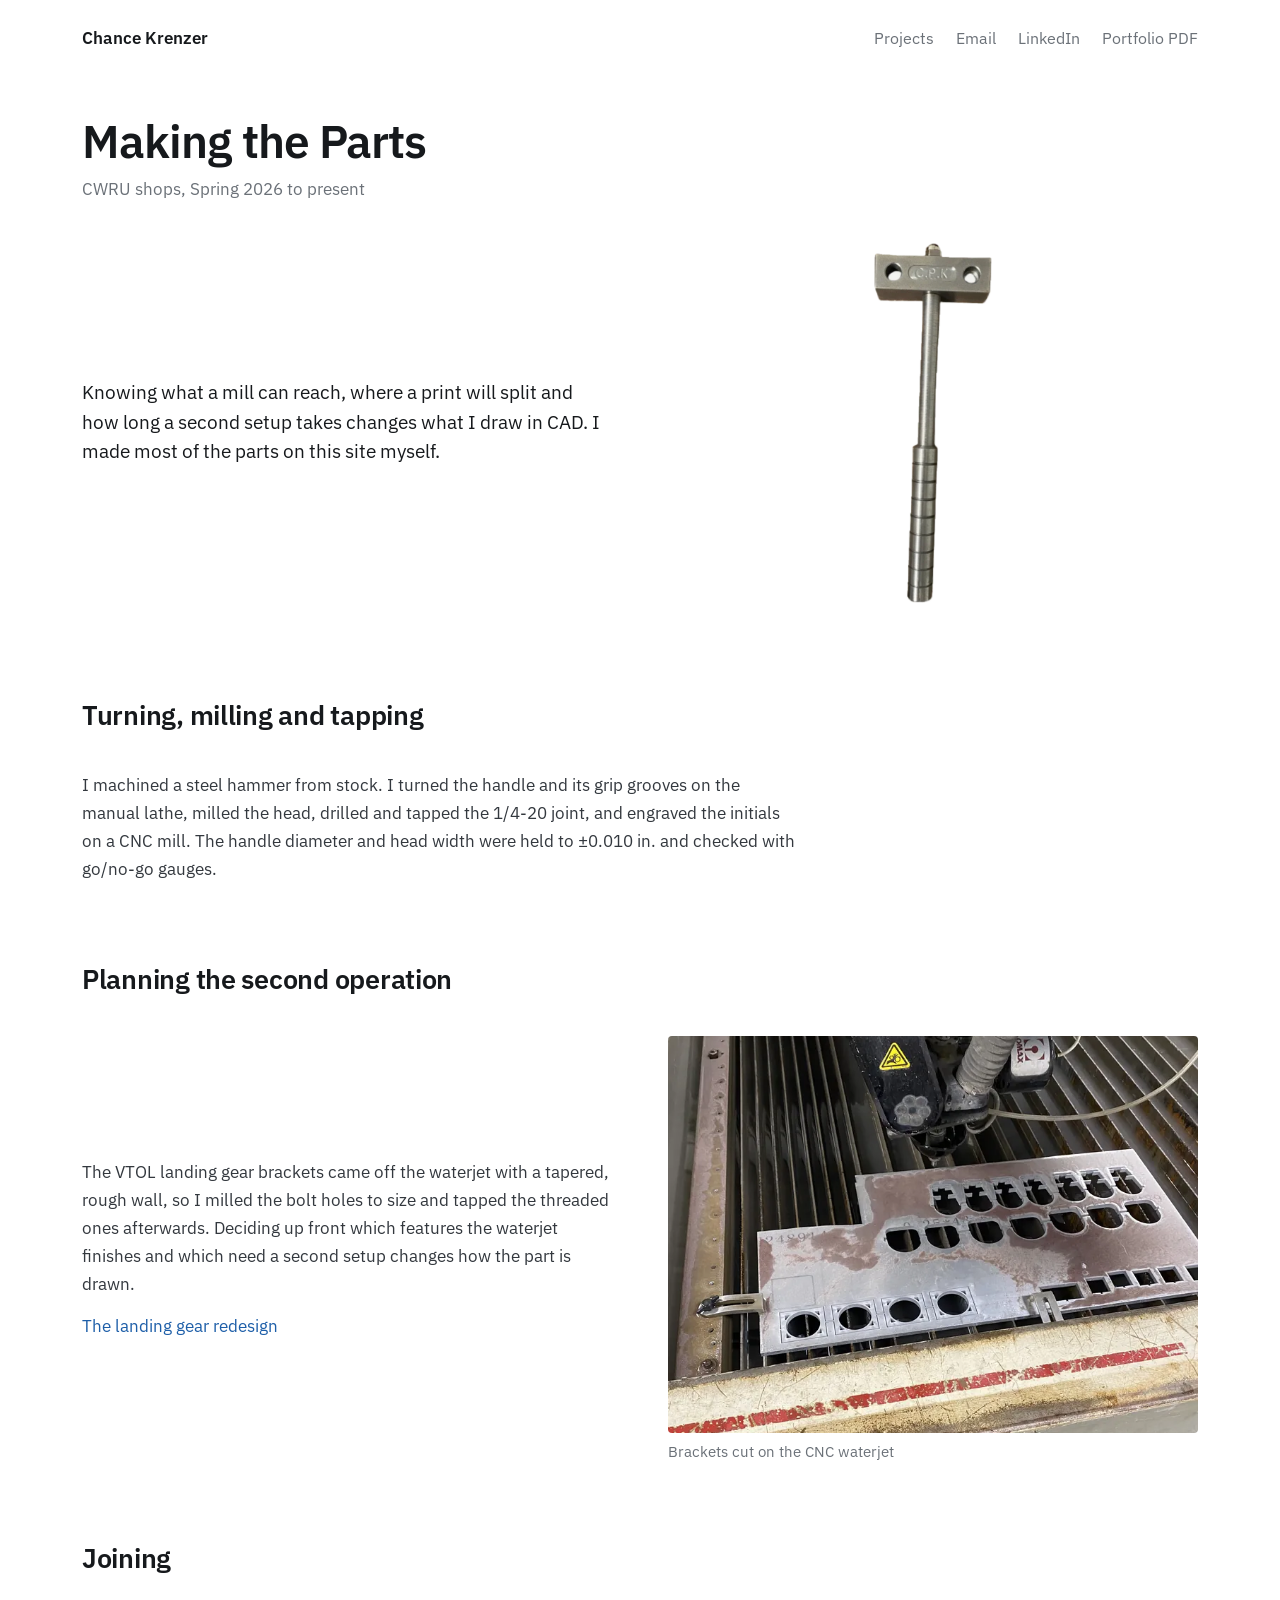
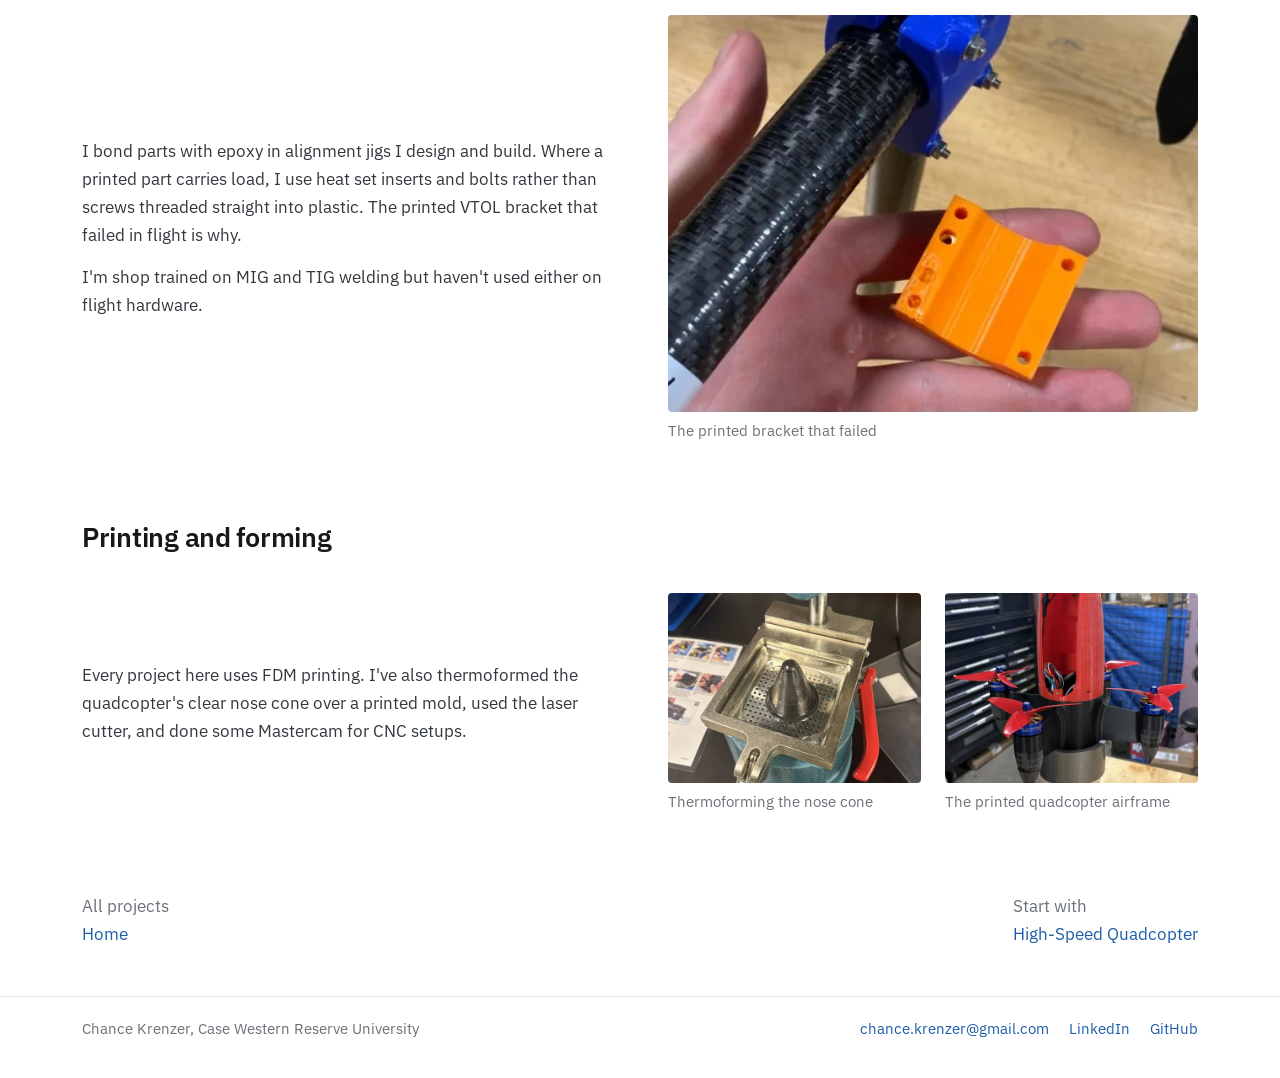
<file: public/shop/index.html>
<!DOCTYPE html>
<html lang="en">
<head>
<meta charset="utf-8">
<meta name="viewport" content="width=device-width, initial-scale=1">
<title>Making the Parts | Chance Krenzer</title>
<meta name="description" content="Shop work behind the projects. A steel hammer turned and milled to 0.010 in., waterjet cut aluminum brackets finished on the mill, jig bonding, thermoforming and 3D printing.">
<link rel="canonical" href="https://chancekrenzer.com/shop/">
<link rel="icon" type="image/png" sizes="64x64" href="../Assets/favicon-64.png">
<link rel="apple-touch-icon" sizes="180x180" href="../Assets/apple-touch-icon.png">
<meta property="og:type" content="article">
<meta property="og:site_name" content="Chance Krenzer">
<meta property="og:url" content="https://chancekrenzer.com/shop/">
<meta property="og:title" content="Making the Parts | Chance Krenzer">
<meta property="og:description" content="The shop work behind the projects.">
<meta property="og:image" content="https://chancekrenzer.com/Assets/og/shop.jpg">
<meta property="og:image:width" content="1200">
<meta property="og:image:height" content="630">
<meta name="twitter:card" content="summary_large_image">
<link rel="preload" href="../Assets/fonts/ibm-plex-sans-latin.woff2" as="font" type="font/woff2" crossorigin>
<link rel="stylesheet" href="../styles.css">
</head>
<body>
<a class="skip" href="#main">Skip to content</a>

<header class="bar">
  <div class="wrap">
    <a class="bar-name" href="../index.html">Chance Krenzer</a>
    <nav aria-label="Main">
      <a href="../index.html">Projects</a>
      <a href="mailto:chance.krenzer@gmail.com">Email</a>
      <a href="https://www.linkedin.com/in/chance-krenzer">LinkedIn</a>
      <a href="../Chance-Krenzer-Portfolio.pdf">Portfolio PDF</a>
    </nav>
  </div>
</header>

<main id="main" class="wrap">

<section class="overview">
  <h1>Making the Parts</h1>
  <p class="meta">CWRU shops, Spring 2026 to present</p>
  <div class="row">
    <p class="lede">Knowing what a mill can reach, where a print will split and how long a second setup takes changes what I draw in CAD. I made most of the parts on this site myself.</p>
    <figure class="fig cutout">
      <img src="../Assets/Cutouts/hammer.webp" width="320" height="980"
        alt="A steel hammer with a turned, grooved handle and a rectangular milled head engraved with initials.">
    </figure>
  </div>
</section>

<section class="part" id="machining">
  <h2>Turning, milling and tapping</h2>
  <div class="row wide">
    <p class="prose">I machined a steel hammer from stock. I turned the handle and its grip grooves on the manual lathe, milled the head, drilled and tapped the 1/4-20 joint, and engraved the initials on a CNC mill. The handle diameter and head width were held to ±0.010 in. and checked with go/no-go gauges.</p>
  </div>
</section>

<section class="part" id="second-op">
  <h2>Planning the second operation</h2>
  <div class="row">
    <div class="prose">
      <p>The VTOL landing gear brackets came off the waterjet with a tapered, rough wall, so I milled the bolt holes to size and tapped the threaded ones afterwards. Deciding up front which features the waterjet finishes and which need a second setup changes how the part is drawn.</p>
      <p><a href="../vtol/index.html#landing-gear">The landing gear redesign</a></p>
    </div>
    <figure class="fig photo crop">
      <a href="../Assets/Gallery/PHOTO6-1600.webp"><img src="../Assets/Gallery/PHOTO6-800.webp" width="750" height="800" loading="lazy" decoding="async"
        alt="An aluminum sheet on the slatted bed of a CNC waterjet, with rows of bracket shapes cut out of it."></a>
      <figcaption>Brackets cut on the CNC waterjet</figcaption>
    </figure>
  </div>
</section>

<section class="part" id="joining">
  <h2>Joining</h2>
  <div class="row">
    <div class="prose">
      <p>I bond parts with epoxy in alignment jigs I design and build. Where a printed part carries load, I use heat set inserts and bolts rather than screws threaded straight into plastic. The printed VTOL bracket that failed in flight is why.</p>
      <p>I'm shop trained on MIG and TIG welding but haven't used either on flight hardware.</p>
    </div>
    <figure class="fig photo crop">
      <a href="../Assets/Portfolio/failed-bracket.webp"><img src="../Assets/Portfolio/failed-bracket.webp" width="840" height="424" loading="lazy" decoding="async"
        alt="A hand holding an orange 3D-printed bracket next to the carbon-fiber arm it used to clamp onto."></a>
      <figcaption>The printed bracket that failed</figcaption>
    </figure>
  </div>
</section>

<section class="part" id="forming">
  <h2>Printing and forming</h2>
  <div class="row">
    <div class="prose">
      <p>Every project here uses FDM printing. I've also thermoformed the quadcopter's clear nose cone over a printed mold, used the laser cutter, and done some Mastercam for CNC setups.</p>
    </div>
    <div class="figs">
      <figure class="fig photo crop">
        <a href="../Assets/Gallery/PHOTO3-1600.webp"><img src="../Assets/Gallery/PHOTO3-800.webp" width="600" height="800" loading="lazy" decoding="async"
          alt="A tabletop vacuum former with a dark printed cone-shaped mold on its perforated plate."></a>
        <figcaption>Thermoforming the nose cone</figcaption>
      </figure>
      <figure class="fig photo crop">
        <a href="../Assets/Gallery/PHOTO5-1600.webp"><img src="../Assets/Gallery/PHOTO5-800.webp" width="600" height="800" loading="lazy" decoding="async"
          alt="The red and black 3D-printed high-speed quadcopter standing nose-up on a shop bench, with its shell open to show the wiring inside."></a>
        <figcaption>The printed quadcopter airframe</figcaption>
      </figure>
    </div>
  </div>
</section>

<nav class="pager" aria-label="More projects">
  <p><span class="muted">All projects</span><br><a href="../index.html">Home</a></p>
  <p><span class="muted">Start with</span><br><a href="../quadcopter/index.html">High-Speed Quadcopter</a></p>
</nav>

</main>

<footer class="foot">
  <div class="wrap">
    <span>Chance Krenzer, Case Western Reserve University</span>
    <nav aria-label="Contact">
      <a href="mailto:chance.krenzer@gmail.com">chance.krenzer@gmail.com</a>
      <a href="https://www.linkedin.com/in/chance-krenzer">LinkedIn</a>
      <a href="https://github.com/ChanceKrenzer">GitHub</a>
    </nav>
  </div>
</footer>

</body>
</html>
</file>
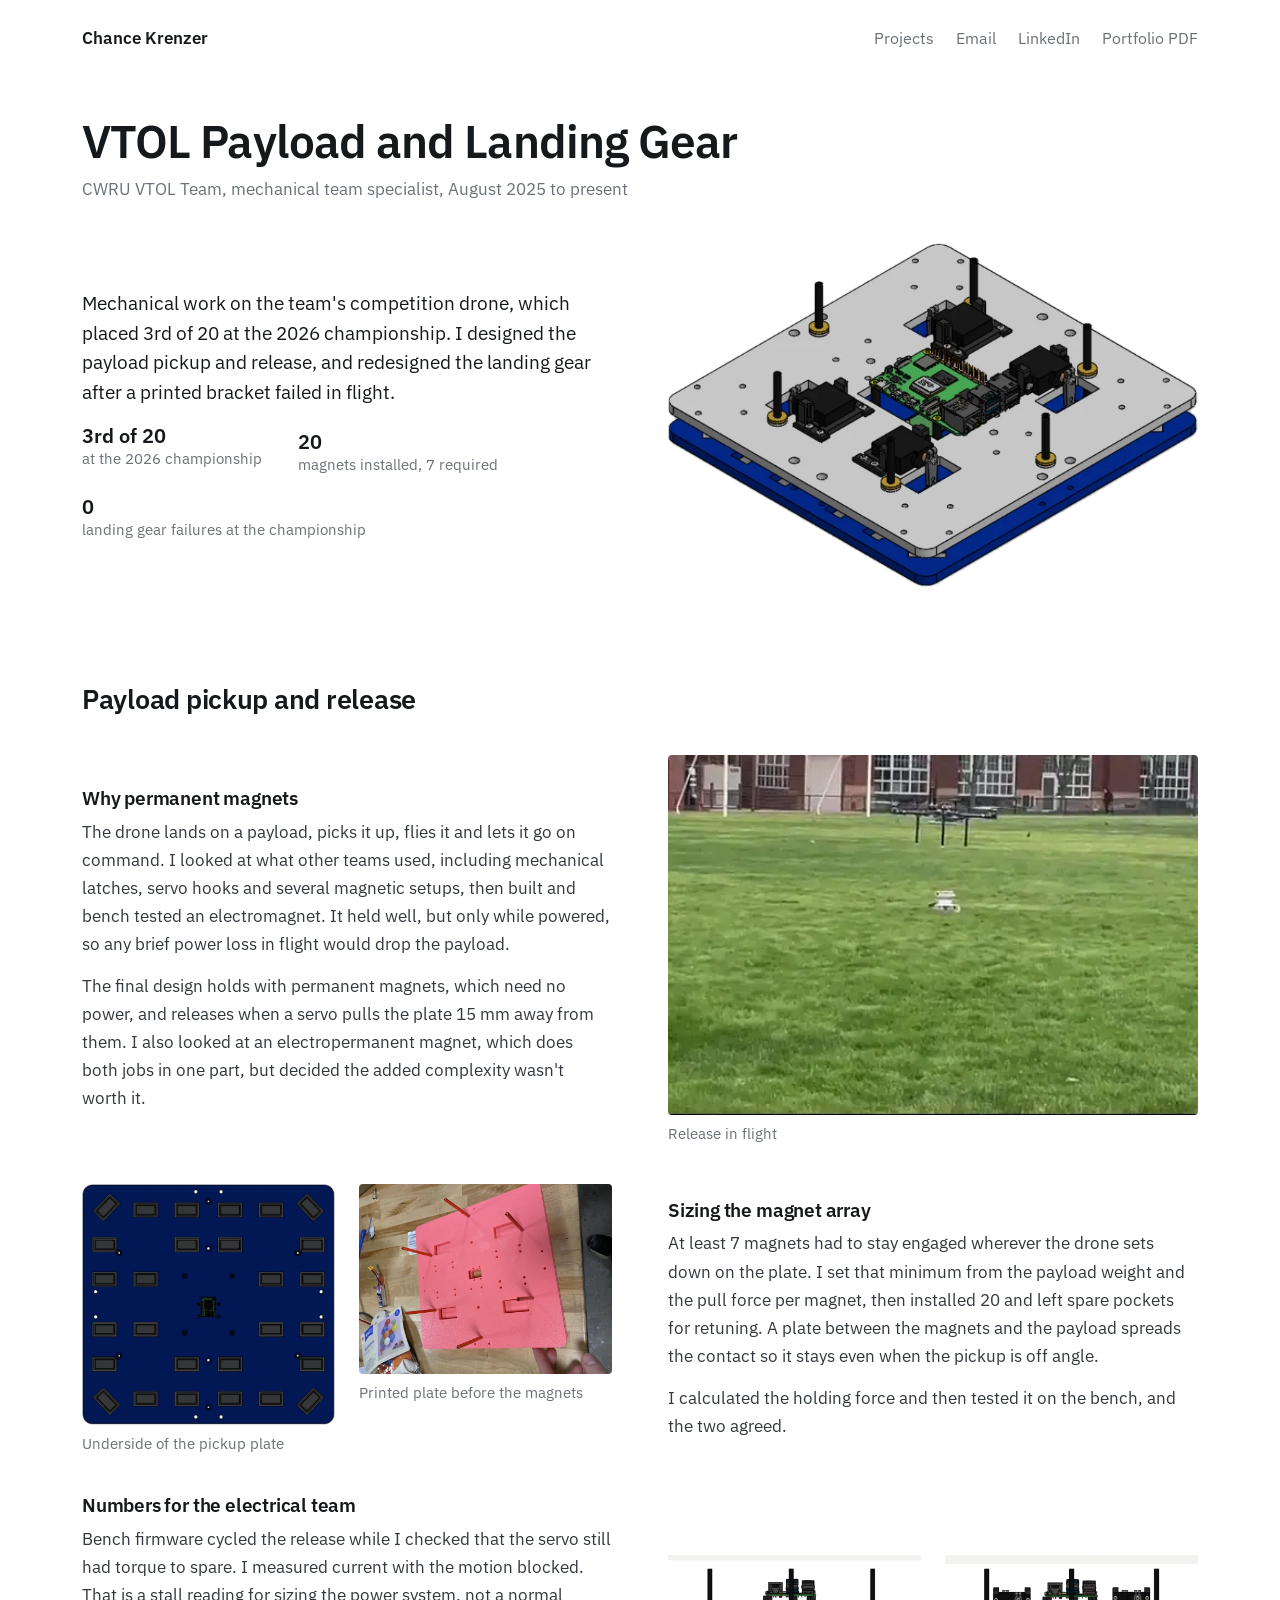
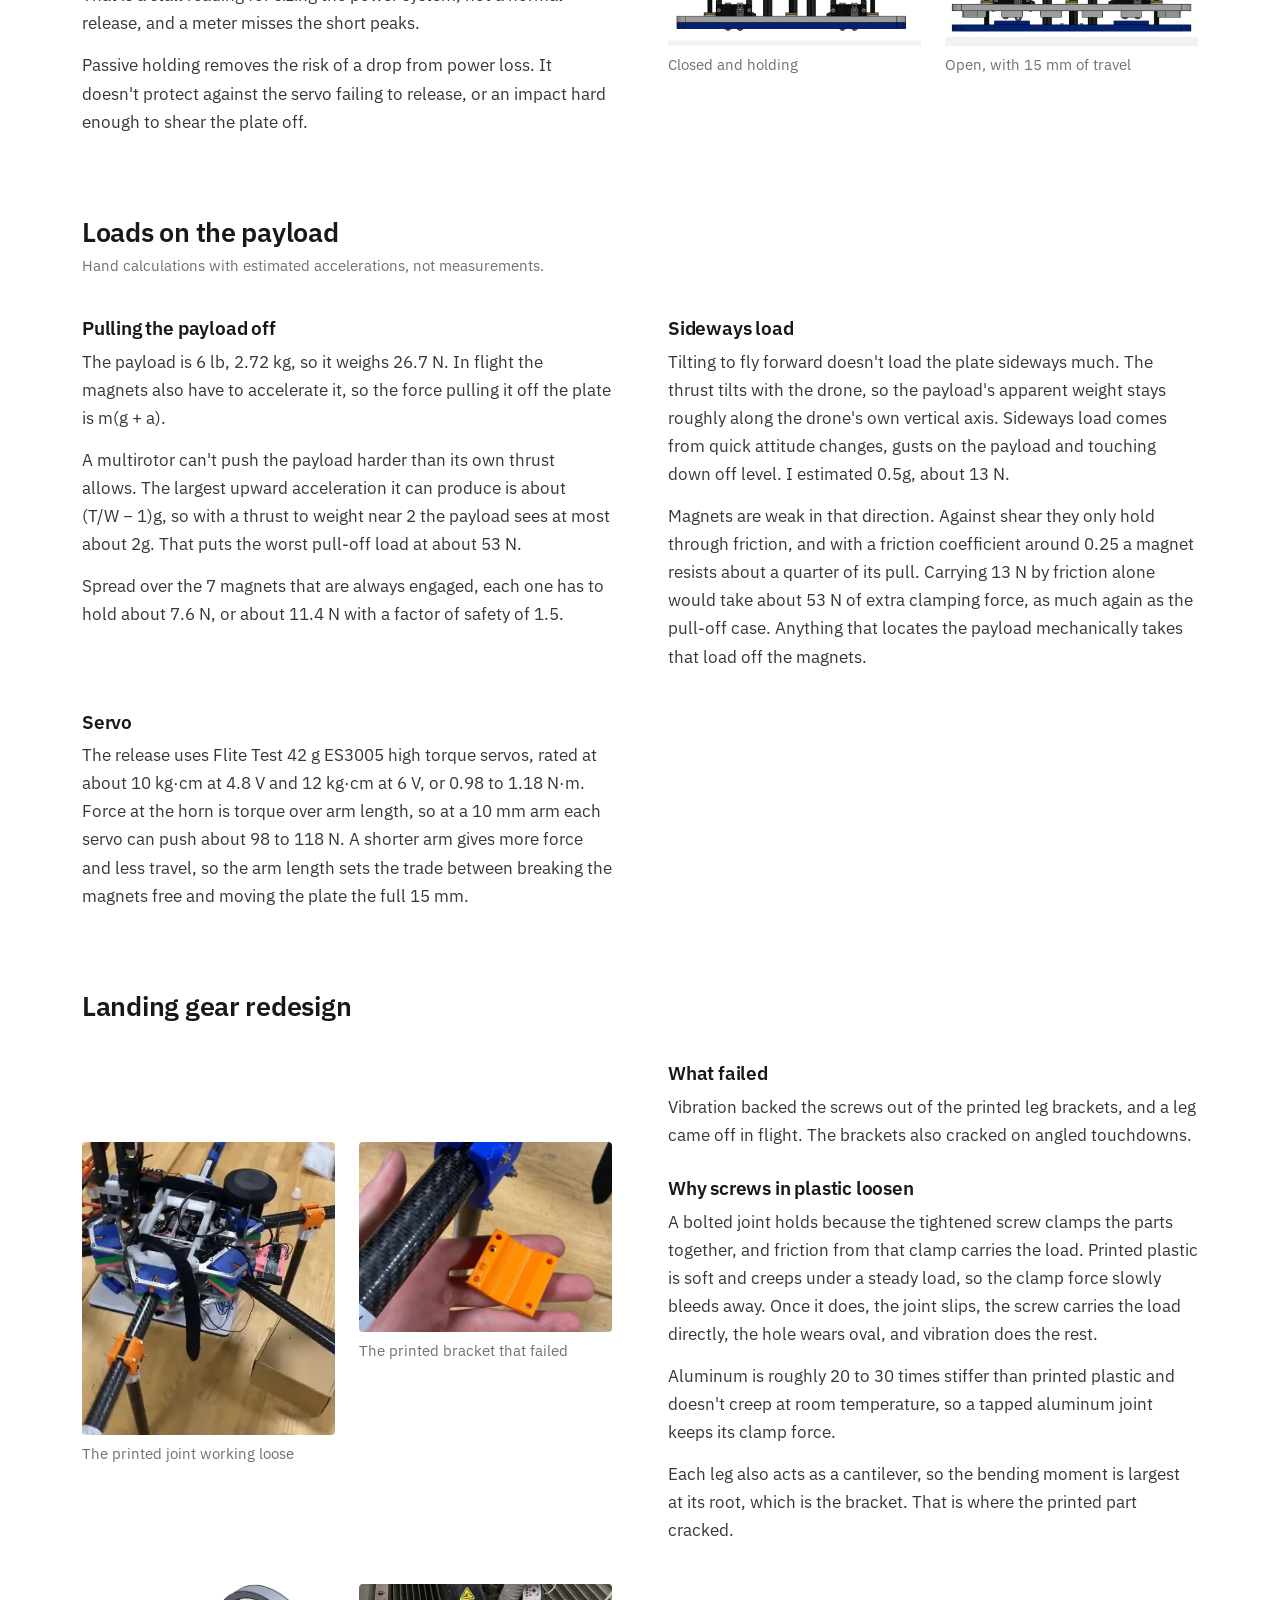
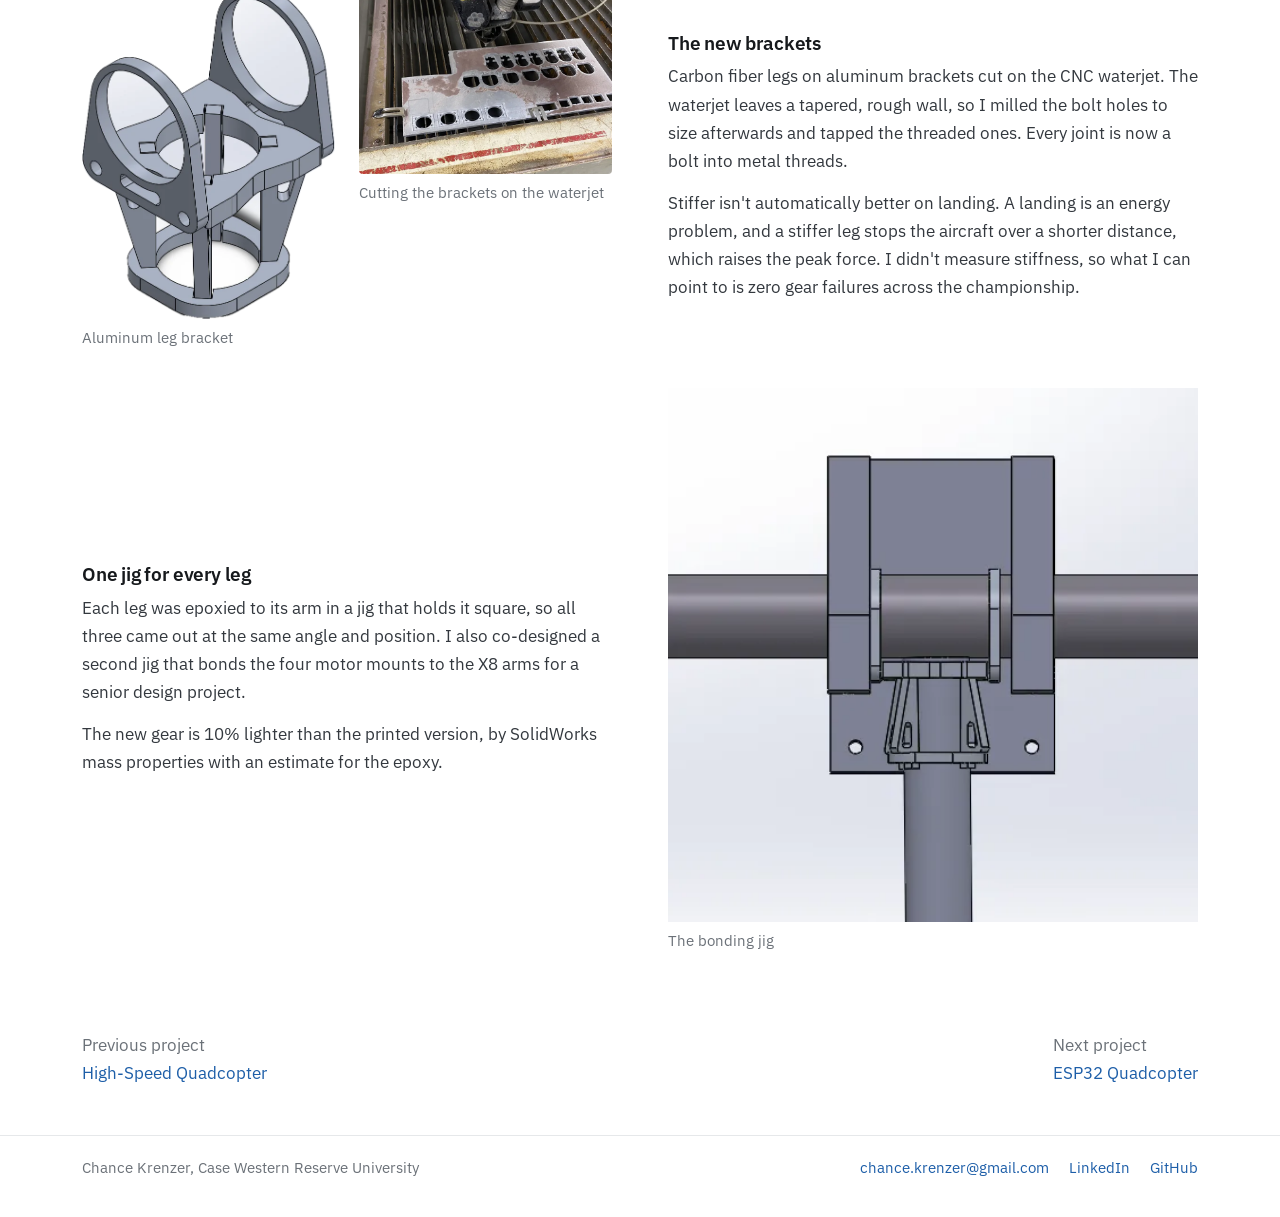
<file: public/vtol/index.html>
<!DOCTYPE html>
<html lang="en">
<head>
<meta charset="utf-8">
<meta name="viewport" content="width=device-width, initial-scale=1">
<title>VTOL Payload and Landing Gear | Chance Krenzer</title>
<meta name="description" content="Payload pickup and release and a landing gear redesign for the CWRU VTOL team, 3rd of 20 at the 2026 championship.">
<link rel="canonical" href="https://chancekrenzer.com/vtol/">
<link rel="icon" type="image/png" sizes="64x64" href="../Assets/favicon-64.png">
<link rel="apple-touch-icon" sizes="180x180" href="../Assets/apple-touch-icon.png">
<meta property="og:type" content="article">
<meta property="og:site_name" content="Chance Krenzer">
<meta property="og:url" content="https://chancekrenzer.com/vtol/">
<meta property="og:title" content="VTOL Payload and Landing Gear | Chance Krenzer">
<meta property="og:description" content="A permanent magnet payload plate and a landing gear redesign for the CWRU VTOL team, 3rd of 20 at the 2026 championship.">
<meta property="og:image" content="https://chancekrenzer.com/Assets/og/vtol.jpg">
<meta property="og:image:width" content="1200">
<meta property="og:image:height" content="630">
<meta name="twitter:card" content="summary_large_image">
<link rel="preload" href="../Assets/fonts/ibm-plex-sans-latin.woff2" as="font" type="font/woff2" crossorigin>
<link rel="stylesheet" href="../styles.css">
</head>
<body>
<a class="skip" href="#main">Skip to content</a>

<header class="bar">
  <div class="wrap">
    <a class="bar-name" href="../index.html">Chance Krenzer</a>
    <nav aria-label="Main">
      <a href="../index.html">Projects</a>
      <a href="mailto:chance.krenzer@gmail.com">Email</a>
      <a href="https://www.linkedin.com/in/chance-krenzer">LinkedIn</a>
      <a href="../Chance-Krenzer-Portfolio.pdf">Portfolio PDF</a>
    </nav>
  </div>
</header>

<main id="main" class="wrap">

<section class="overview">
  <h1>VTOL Payload and Landing Gear</h1>
  <p class="meta">CWRU VTOL Team, mechanical team specialist, August 2025 to present</p>
  <div class="row">
    <div>
      <p class="lede">Mechanical work on the team's competition drone, which placed 3rd of 20 at the 2026 championship. I designed the payload pickup and release, and redesigned the landing gear after a printed bracket failed in flight.</p>
      <ul class="facts">
        <li><strong>3rd of 20</strong>at the 2026 championship</li>
        <li><strong>20</strong>magnets installed, 7 required</li>
        <li><strong>0</strong>landing gear failures at the championship</li>
      </ul>
    </div>
    <figure class="fig cutout">
      <img src="../Assets/Cutouts/pickup-assembly.webp" width="735" height="477"
        alt="CAD render of the pickup assembly: a grey top plate carrying servos and electronics over the blue magnet plate, with guide posts at the corners.">
    </figure>
  </div>
</section>

<!-- Payload -->
<section class="part" id="payload">
  <h2>Payload pickup and release</h2>

  <div class="row">
    <div class="prose">
      <h3>Why permanent magnets</h3>
      <p>The drone lands on a payload, picks it up, flies it and lets it go on command. I looked at what other teams used, including mechanical latches, servo hooks and several magnetic setups, then built and bench tested an electromagnet. It held well, but only while powered, so any brief power loss in flight would drop the payload.</p>
      <p>The final design holds with permanent magnets, which need no power, and releases when a servo pulls the plate 15 mm away from them. I also looked at an electropermanent magnet, which does both jobs in one part, but decided the added complexity wasn't worth it.</p>
    </div>
    <figure class="fig photo">
      <video src="../Assets/VTOL/demodrop.mp4" poster="../Assets/VTOL/demodrop-poster.webp" width="480" height="326"
             muted loop playsinline preload="none" controls aria-label="The drone hovering low over a grass field and releasing its payload."></video>
      <figcaption>Release in flight</figcaption>
    </figure>
  </div>

  <div class="row flip">
    <div class="prose">
      <h3>Sizing the magnet array</h3>
      <p>At least 7 magnets had to stay engaged wherever the drone sets down on the plate. I set that minimum from the payload weight and the pull force per magnet, then installed 20 and left spare pockets for retuning. A plate between the magnets and the payload spreads the contact so it stays even when the pickup is off angle.</p>
      <p>I calculated the holding force and then tested it on the bench, and the two agreed.</p>
    </div>
    <div class="figs">
      <figure class="fig cutout">
        <a href="../Assets/Portfolio/plate-underside.webp"><img src="../Assets/Cutouts/plate-underside.webp" width="680" height="649" loading="lazy" decoding="async"
          alt="CAD view of the underside of the blue pickup plate, with rectangular magnet pockets spread in a grid across its face."></a>
        <figcaption>Underside of the pickup plate</figcaption>
      </figure>
      <figure class="fig photo crop">
        <a href="../Assets/VTOL/dropper.webp"><img src="../Assets/Cards/vtol.webp" width="900" height="676" loading="lazy" decoding="async"
          alt="The printed pink magnet plate held over a workbench, with red guide pins and empty magnet pockets."></a>
        <figcaption>Printed plate before the magnets</figcaption>
      </figure>
    </div>
  </div>

  <div class="row">
    <div class="prose">
      <h3>Numbers for the electrical team</h3>
      <p>Bench firmware cycled the release while I checked that the servo still had torque to spare. I measured current with the motion blocked. That is a stall reading for sizing the power system, not a normal release, and a meter misses the short peaks.</p>
      <p>Passive holding removes the risk of a drop from power loss. It doesn't protect against the servo failing to release, or an impact hard enough to shear the plate off.</p>
    </div>
    <div class="figs">
      <figure class="fig">
        <a href="../Assets/Portfolio/dropper-closed.webp"><img src="../Assets/Portfolio/dropper-closed.webp" width="840" height="300" loading="lazy" decoding="async"
          alt="Side view of the mechanism closed, with the magnet plate held against the top plate."></a>
        <figcaption>Closed and holding</figcaption>
      </figure>
      <figure class="fig">
        <a href="../Assets/Portfolio/dropper-open.webp"><img src="../Assets/Portfolio/dropper-open.webp" width="840" height="300" loading="lazy" decoding="async"
          alt="Side view of the mechanism open, with the plate pulled 15 mm away by the servos."></a>
        <figcaption>Open, with 15 mm of travel</figcaption>
      </figure>
    </div>
  </div>
</section>

<!-- Loads -->
<section class="part" id="loads">
  <h2>Loads on the payload</h2>
  <p class="note">Hand calculations with estimated accelerations, not measurements.</p>

  <div class="row top">
    <div class="prose">
      <h3>Pulling the payload off</h3>
      <p>The payload is 6 lb, 2.72 kg, so it weighs 26.7 N. In flight the magnets also have to accelerate it, so the force pulling it off the plate is m(g&nbsp;+&nbsp;a).</p>
      <p>A multirotor can't push the payload harder than its own thrust allows. The largest upward acceleration it can produce is about (T/W&nbsp;−&nbsp;1)g, so with a thrust to weight near 2 the payload sees at most about 2g. That puts the worst pull-off load at about 53 N.</p>
      <p>Spread over the 7 magnets that are always engaged, each one has to hold about 7.6 N, or about 11.4 N with a factor of safety of 1.5.</p>
    </div>
    <div class="prose">
      <h3>Sideways load</h3>
      <p>Tilting to fly forward doesn't load the plate sideways much. The thrust tilts with the drone, so the payload's apparent weight stays roughly along the drone's own vertical axis. Sideways load comes from quick attitude changes, gusts on the payload and touching down off level. I estimated 0.5g, about 13 N.</p>
      <p>Magnets are weak in that direction. Against shear they only hold through friction, and with a friction coefficient around 0.25 a magnet resists about a quarter of its pull. Carrying 13 N by friction alone would take about 53 N of extra clamping force, as much again as the pull-off case. Anything that locates the payload mechanically takes that load off the magnets.</p>
    </div>
  </div>

  <div class="row top">
    <div class="prose">
      <h3>Servo</h3>
      <p>The release uses Flite Test 42 g ES3005 high torque servos, rated at about 10 kg·cm at 4.8 V and 12 kg·cm at 6 V, or 0.98 to 1.18 N·m. Force at the horn is torque over arm length, so at a 10 mm arm each servo can push about 98 to 118 N. A shorter arm gives more force and less travel, so the arm length sets the trade between breaking the magnets free and moving the plate the full 15 mm.</p>
    </div>
  </div>
</section>

<!-- Landing gear -->
<section class="part" id="landing-gear">
  <h2>Landing gear redesign</h2>

  <div class="row">
    <div class="figs">
      <figure class="fig photo">
        <video src="../Assets/VTOL/wobbles.mp4" poster="../Assets/VTOL/wobbles-poster.webp" width="468" height="542"
               muted loop playsinline preload="none" controls aria-label="A hand rocking one of the drone's legs, which wobbles loosely in its printed bracket."></video>
        <figcaption>The printed joint working loose</figcaption>
      </figure>
      <figure class="fig photo crop">
        <a href="../Assets/Portfolio/failed-bracket.webp"><img src="../Assets/Portfolio/failed-bracket.webp" width="840" height="424" loading="lazy" decoding="async"
          alt="A hand holding an orange 3D-printed bracket next to the carbon-fiber arm it used to clamp onto."></a>
        <figcaption>The printed bracket that failed</figcaption>
      </figure>
    </div>
    <div class="prose">
      <h3>What failed</h3>
      <p>Vibration backed the screws out of the printed leg brackets, and a leg came off in flight. The brackets also cracked on angled touchdowns.</p>
      <h3>Why screws in plastic loosen</h3>
      <p>A bolted joint holds because the tightened screw clamps the parts together, and friction from that clamp carries the load. Printed plastic is soft and creeps under a steady load, so the clamp force slowly bleeds away. Once it does, the joint slips, the screw carries the load directly, the hole wears oval, and vibration does the rest.</p>
      <p>Aluminum is roughly 20 to 30 times stiffer than printed plastic and doesn't creep at room temperature, so a tapped aluminum joint keeps its clamp force.</p>
      <p>Each leg also acts as a cantilever, so the bending moment is largest at its root, which is the bracket. That is where the printed part cracked.</p>
    </div>
  </div>

  <div class="row flip">
    <div class="prose">
      <h3>The new brackets</h3>
      <p>Carbon fiber legs on aluminum brackets cut on the CNC waterjet. The waterjet leaves a tapered, rough wall, so I milled the bolt holes to size afterwards and tapped the threaded ones. Every joint is now a bolt into metal threads.</p>
      <p>Stiffer isn't automatically better on landing. A landing is an energy problem, and a stiffer leg stops the aircraft over a shorter distance, which raises the peak force. I didn't measure stiffness, so what I can point to is zero gear failures across the championship.</p>
    </div>
    <div class="figs">
      <figure class="fig cutout">
        <a href="../Assets/VTOL/ldgcad.webp"><img src="../Assets/Cutouts/leg-bracket.webp" width="533" height="706" loading="lazy" decoding="async"
          alt="CAD render of the aluminum bracket that joins a landing leg to the arm, with two ring clamps on top and a tube socket below."></a>
        <figcaption>Aluminum leg bracket</figcaption>
      </figure>
      <figure class="fig photo crop">
        <a href="../Assets/Gallery/PHOTO6-1600.webp"><img src="../Assets/Gallery/PHOTO6-800.webp" width="750" height="800" loading="lazy" decoding="async"
          alt="An aluminum sheet on the slatted bed of a CNC waterjet, with rows of bracket shapes cut out of it."></a>
        <figcaption>Cutting the brackets on the waterjet</figcaption>
      </figure>
    </div>
  </div>

  <div class="row">
    <div class="prose">
      <h3>One jig for every leg</h3>
      <p>Each leg was epoxied to its arm in a jig that holds it square, so all three came out at the same angle and position. I also co-designed a second jig that bonds the four motor mounts to the X8 arms for a senior design project.</p>
      <p>The new gear is 10% lighter than the printed version, by SolidWorks mass properties with an estimate for the epoxy.</p>
    </div>
    <figure class="fig">
      <a href="../Assets/VTOL/ldgassem.webp"><img src="../Assets/VTOL/ldgassem.webp" width="467" height="470" loading="lazy" decoding="async"
        alt="CAD render of the bonding jig holding a vertical leg square to a horizontal arm tube."></a>
      <figcaption>The bonding jig</figcaption>
    </figure>
  </div>
</section>

<nav class="pager" aria-label="More projects">
  <p><span class="muted">Previous project</span><br><a href="../quadcopter/index.html">High-Speed Quadcopter</a></p>
  <p><span class="muted">Next project</span><br><a href="../esp32-quadcopter/index.html">ESP32 Quadcopter</a></p>
</nav>

</main>

<footer class="foot">
  <div class="wrap">
    <span>Chance Krenzer, Case Western Reserve University</span>
    <nav aria-label="Contact">
      <a href="mailto:chance.krenzer@gmail.com">chance.krenzer@gmail.com</a>
      <a href="https://www.linkedin.com/in/chance-krenzer">LinkedIn</a>
      <a href="https://github.com/ChanceKrenzer">GitHub</a>
    </nav>
  </div>
</footer>

<script src="../media.js" defer></script>
</body>
</html>
</file>
<file: public/styles.css>
/* chancekrenzer.com
   One stylesheet for every page. Deliberately plain: one typeface, a few
   sizes, white space instead of boxes and rules, and the CAD renders and
   photos doing the visual work. The typeface is IBM Plex Sans, the same as
   the PDF portfolio. */

/* IBM Plex Sans (SIL Open Font License), served from this site so first paint
   doesn't wait on another host and the pages still render properly when
   opened straight from disk. One variable file covers weights 400 to 700. */
@font-face {
  font-family: "IBM Plex Sans";
  src: url("Assets/fonts/ibm-plex-sans-latin.woff2") format("woff2");
  font-weight: 400 700;
  font-display: swap;
}

:root {
  --ink:    #16191c;
  --text:   #33383e;
  --muted:  #6b7178;
  --line:   #e6e8ea;
  --accent: #1d5ea8;

  --sans: "IBM Plex Sans", ui-sans-serif, system-ui, -apple-system, "Segoe UI", sans-serif;
  --wrap: 1180px;
  --gutter: 32px;
}

*, *::before, *::after { box-sizing: border-box; }
html { -webkit-text-size-adjust: 100%; text-size-adjust: 100%; scroll-padding-top: 24px; }
body { margin: 0; background: #fff; color: var(--text); font: 17px/1.65 var(--sans); -webkit-font-smoothing: antialiased; }
img, video { display: block; max-width: 100%; height: auto; }
h1, h2, h3 { color: var(--ink); margin: 0; font-weight: 600; letter-spacing: -0.01em; line-height: 1.2; }
p, ul, figure { margin: 0; }
sub { line-height: 0; }
a { color: var(--accent); text-decoration: none; }
a:hover { text-decoration: underline; text-underline-offset: 3px; }
:focus-visible { outline: 2px solid var(--accent); outline-offset: 3px; border-radius: 2px; }

.wrap { max-width: var(--wrap); margin: 0 auto; padding: 0 var(--gutter); }
.skip { position: absolute; left: -9999px; top: 8px; background: var(--ink); color: #fff; padding: 8px 14px; z-index: 20; }
.skip:focus { left: 8px; }
.muted { color: var(--muted); }

/* ── Header (every page) ────────────────── */
.bar .wrap { display: flex; justify-content: space-between; align-items: baseline; flex-wrap: wrap; gap: 8px 24px; padding-top: 24px; padding-bottom: 8px; }
.bar-name { color: var(--ink); font-weight: 600; }
.home .bar .wrap { align-items: center; padding-top: 28px; }
.home .bar-name { font-size: clamp(28px, 3vw, 38px); letter-spacing: -0.02em; line-height: 1.1; }
.bar nav { display: flex; flex-wrap: wrap; gap: 4px 22px; font-size: 15.5px; }
.bar nav a { color: var(--muted); }
.bar nav a:hover { color: var(--ink); text-decoration: none; }

/* ── Home: one screen, no scroll ────────── */
/* The quadcopter as a live model in the middle, the other projects around it
   at one shared image size. Every tile is a link to its write-up. */
.home { height: 100vh; height: 100svh; display: grid; grid-template-rows: auto minmax(0, 1fr); overflow: hidden; }
.catalog-page { display: grid; grid-template-rows: auto minmax(0, 1fr); min-height: 0; width: 100%; padding-bottom: 20px; }
.intro { text-align: center; color: var(--muted); padding: 10px 0 0; }
.catalog {
  --tile: clamp(80px, 22vh, 230px);
  display: grid; grid-template-columns: minmax(0, 1fr) minmax(0, 1.6fr) minmax(0, 1fr);
  grid-template-areas: "a hero b" "c hero d";
  gap: 16px 32px; align-content: center; align-items: center; min-height: 0;
}
.tile { display: flex; flex-direction: column; align-items: center; text-align: center; color: var(--ink); }
.tile:hover { text-decoration: none; }
.tile img { width: 100%; height: var(--tile); object-fit: contain; margin-bottom: 12px; transition: transform 200ms ease; }
.tile:hover img { transform: translateY(-3px); }
.tile strong { display: block; font-weight: 600; font-size: 16.5px; line-height: 1.3; }
.tile small { display: block; margin-top: 2px; color: var(--muted); font-size: 14.5px; line-height: 1.35; }
.tile:hover strong, .hero a:hover strong { color: var(--accent); }
.tile-a { grid-area: a; } .tile-b { grid-area: b; } .tile-c { grid-area: c; } .tile-d { grid-area: d; }
.hero { grid-area: hero; }
.hero a { color: var(--ink); }
.hero a:hover { text-decoration: none; }
.hero model-viewer {
  width: 100%; height: calc(2 * var(--tile) + 60px); cursor: pointer;
  --poster-color: transparent; background: transparent;
}

/* ── Project pages ──────────────────────── */
.overview { padding: 56px 0 24px; }
.overview h1 { font-size: clamp(32px, 4.2vw, 46px); line-height: 1.1; letter-spacing: -0.02em; }
.overview .meta { margin-top: 8px; color: var(--muted); }
.lede { font-size: 18.5px; line-height: 1.6; color: var(--ink); }
.lede + .lede { margin-top: 14px; }

.facts { display: flex; flex-wrap: wrap; gap: 12px 36px; margin-top: 28px; padding: 0; list-style: none; color: var(--muted); font-size: 15px; line-height: 1.35; }
.facts strong { display: block; color: var(--ink); font-size: 20px; font-weight: 600; }

.part { padding: 72px 0 8px; }
.part > h2 { font-size: 27px; }
.part > .note { margin-top: 6px; }
.row { display: grid; grid-template-columns: minmax(0, 1fr) minmax(0, 1fr); gap: 56px; align-items: center; padding-top: 40px; }
.row.flip > :first-child { order: 2; }
.row.wide { grid-template-columns: 1fr; }
.row.top { align-items: start; }
.row h3 { font-size: 19px; margin-bottom: 8px; }
.row p + p, .row p + ul, .row ul + p, .row table + p { margin-top: 14px; }
.row p + h3, .row ul + h3, .row .table-scroll + h3 { margin-top: 28px; }
.row ul:not(.facts) { padding-left: 1.2em; }
.row li + li { margin-top: 6px; }
.prose { max-width: 42em; }
.cols { display: grid; grid-template-columns: repeat(3, minmax(0, 1fr)); gap: 32px; }
.cols.two { grid-template-columns: repeat(2, minmax(0, 1fr)); }
.cols.four { grid-template-columns: repeat(4, minmax(0, 1fr)); }
.cols h3 { font-size: 17px; margin-bottom: 6px; }
.cols p { font-size: 16px; }
.note { color: var(--muted); font-size: 15px; line-height: 1.55; }
.row .note { margin-top: 14px; }

/* Figures: photos get softly rounded corners, cut-outs and charts sit
   straight on the page. Every image links to its own file. */
.fig a { display: block; }
.fig img, .fig video { width: 100%; }
.fig.photo img, .fig.photo video { border-radius: 4px; }
.fig.crop img { aspect-ratio: 4 / 3; object-fit: cover; }
.fig.cutout img { max-height: 360px; width: auto; margin: 0 auto; }
.fig figcaption { margin-top: 8px; color: var(--muted); font-size: 14.5px; line-height: 1.45; }
.figs { display: grid; gap: 24px; grid-template-columns: repeat(2, minmax(0, 1fr)); align-items: start; }
.figs.three { grid-template-columns: repeat(3, minmax(0, 1fr)); }

table.data { border-collapse: collapse; width: 100%; font-size: 15.5px; }
table.data th, table.data td { padding: 9px 12px 9px 0; border-bottom: 1px solid var(--line); text-align: right; }
table.data th:first-child, table.data td:first-child { text-align: left; }
table.data thead th { color: var(--ink); font-weight: 600; }
table.data tfoot td { color: var(--ink); font-weight: 600; border-bottom: 0; }
.table-scroll { overflow-x: auto; }
.table-scroll .note { margin-top: 12px; }

.pager { display: flex; flex-wrap: wrap; justify-content: space-between; gap: 16px; padding: 72px 0 24px; }
.foot { border-top: 1px solid var(--line); margin-top: 24px; padding: 20px 0 36px; font-size: 15px; color: var(--muted); }
.foot .wrap { display: flex; flex-wrap: wrap; justify-content: space-between; gap: 8px 24px; }
.foot nav { display: flex; flex-wrap: wrap; gap: 4px 20px; }

/* ── Responsive ─────────────────────────── */
@media (max-width: 960px) {
  .row { grid-template-columns: 1fr; gap: 24px; }
  .row.flip > :first-child { order: 0; }
  .cols, .cols.four { grid-template-columns: repeat(2, minmax(0, 1fr)); }
}

/* Short laptop screens: smaller images so the home page still fits. */
@media (min-width: 761px) and (max-height: 820px) {
  .catalog { --tile: clamp(70px, 17vh, 150px); }
}

/* On a phone the home page stacks, still inside one screen. */
@media (max-width: 760px) {
  :root { --gutter: 18px; }
  body { font-size: 16.5px; }
  .bar .wrap { padding-top: 16px; }
  .catalog {
    --tile: clamp(44px, 10svh, 100px);
    grid-template-columns: 1fr 1fr; grid-template-areas: "hero hero" "a b" "c d";
    gap: 14px 16px; align-content: start;
  }
  .hero model-viewer { height: clamp(150px, 30svh, 280px); }
  .tile img { margin-bottom: 6px; }
  .tile strong { font-size: 15px; }
  .tile small { font-size: 13px; }
  .intro { font-size: 15px; }
  .home .bar-name { font-size: 26px; }

  .overview { padding-top: 36px; }
  .part { padding-top: 56px; }
  .row { padding-top: 28px; }
  .lede { font-size: 17.5px; }
  .figs.three, .cols, .cols.two, .cols.four { grid-template-columns: 1fr; }
}

@media (max-width: 760px) and (max-height: 700px) {
  .tile small { display: none; }
  .hero model-viewer { height: 26svh; }
}

@media (prefers-reduced-motion: reduce) {
  .tile img { transition: none; }
  .tile:hover img { transform: none; }
}
</file>
